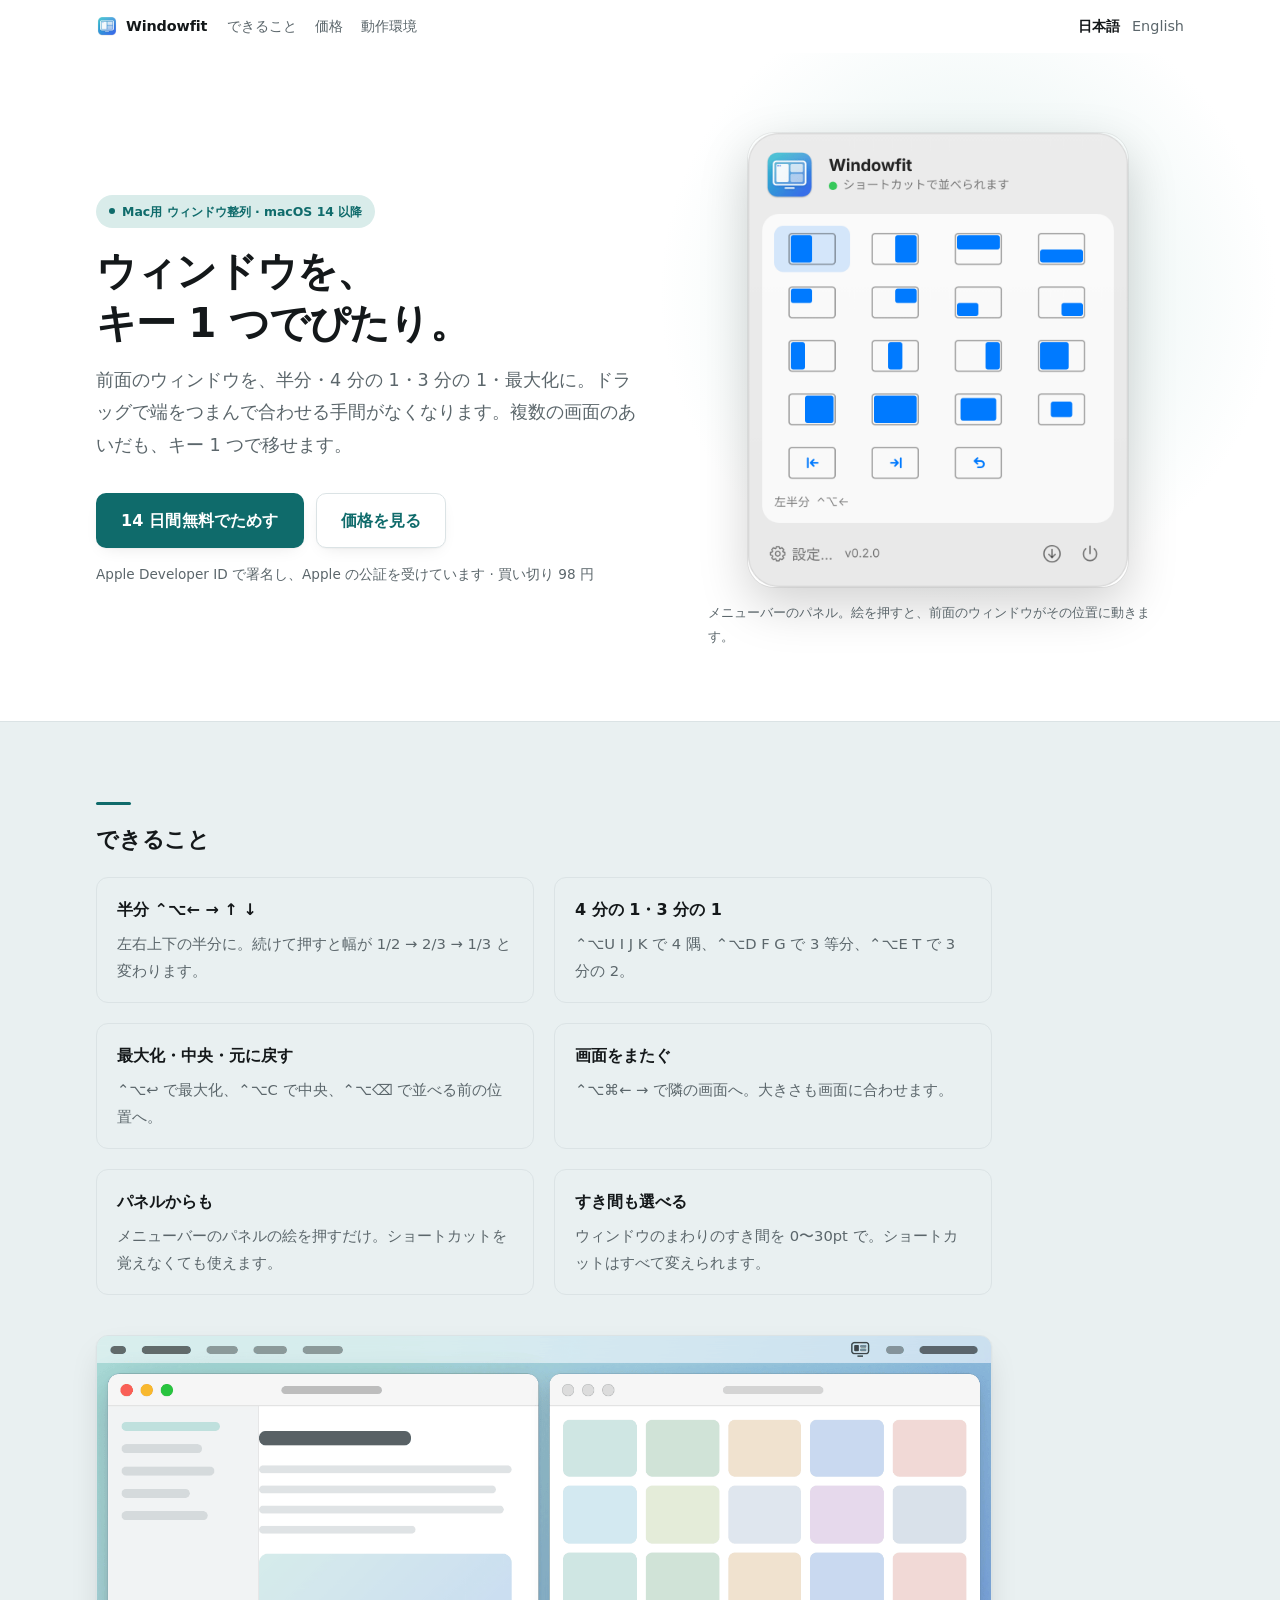
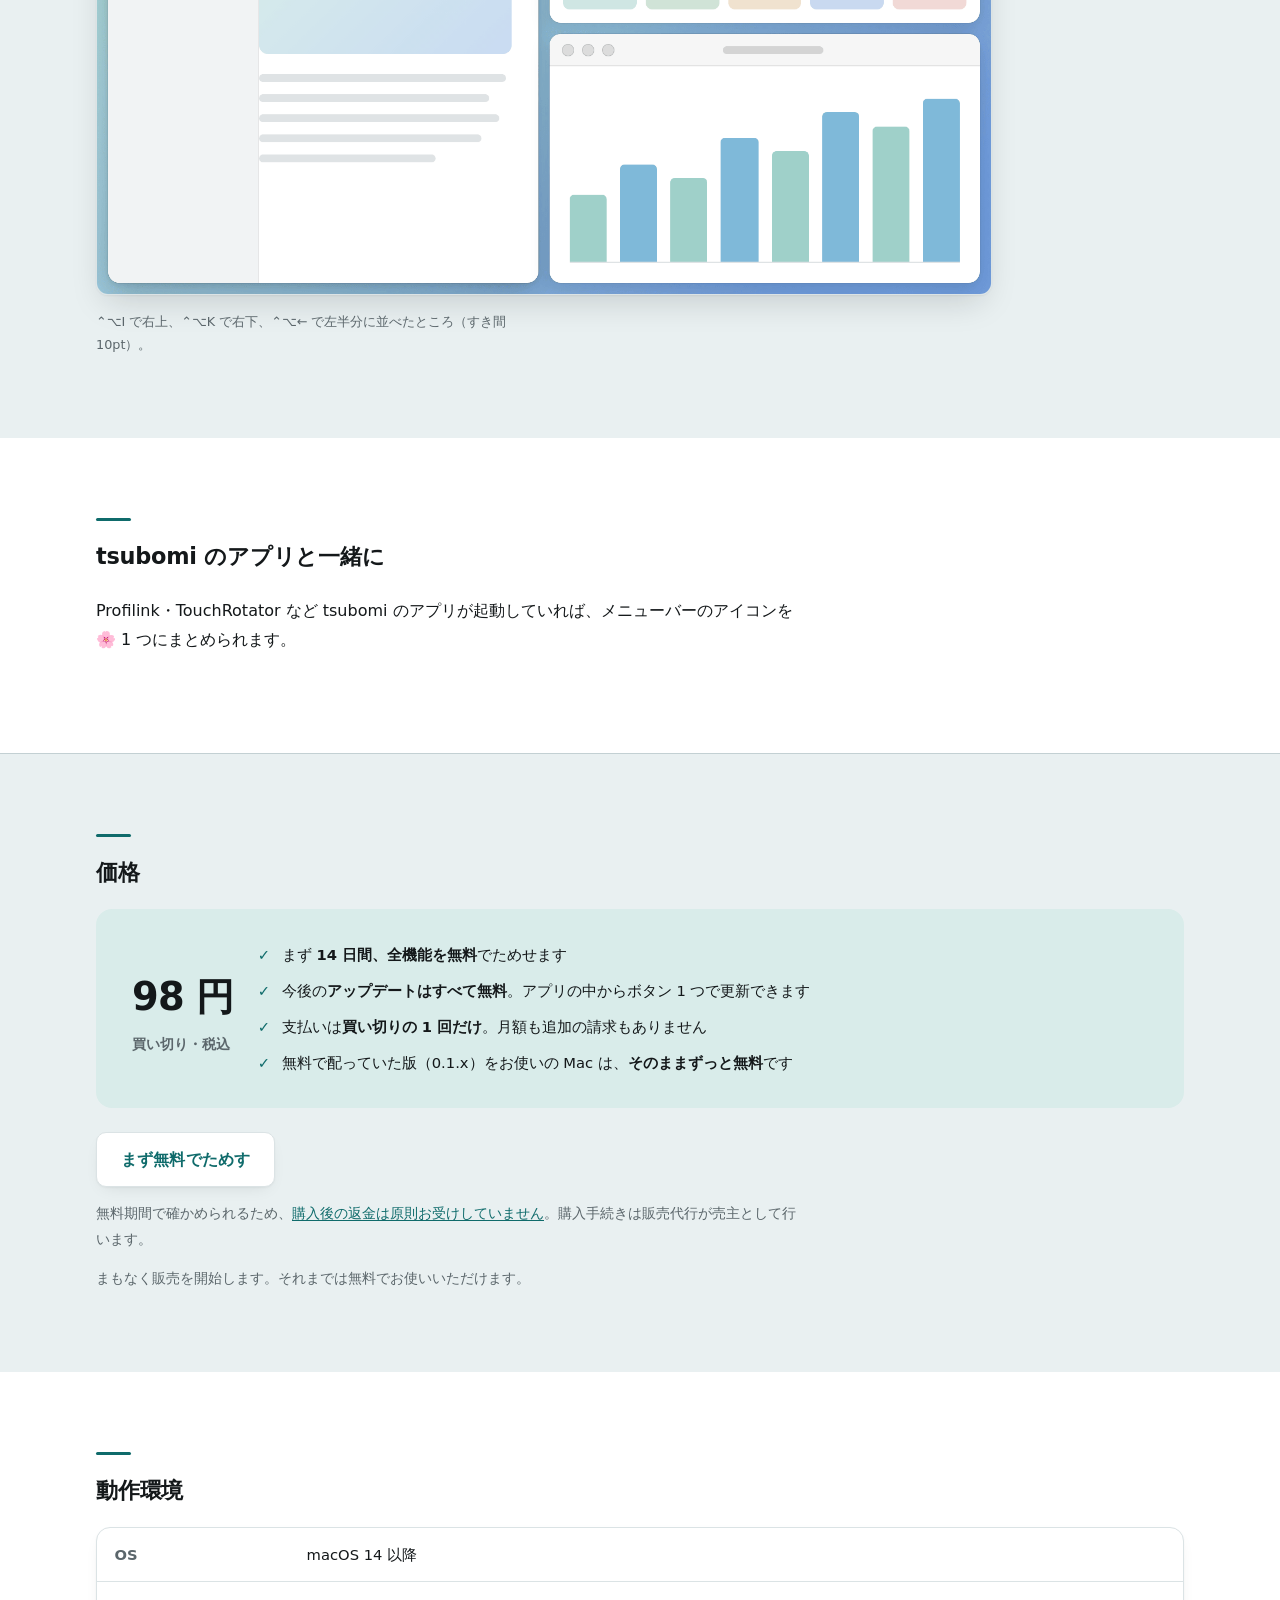
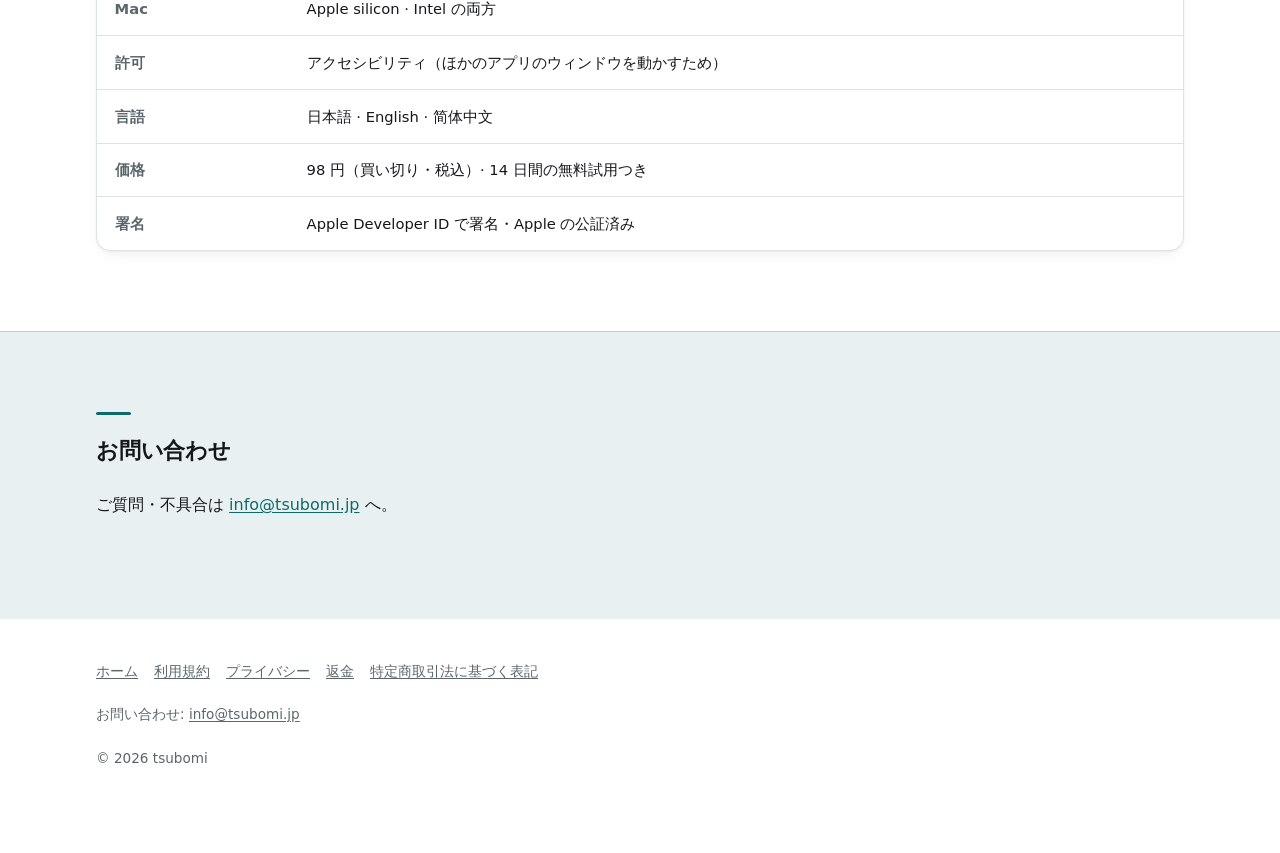
<file: docs/index.html>
<!DOCTYPE html>
<html lang="ja">
<head>
<meta charset="utf-8">
<meta name="viewport" content="width=device-width, initial-scale=1">
<title>Windowfit &mdash; Mac用 ウィンドウ整列</title>
<meta name="description" content="前面のウィンドウを、半分・4 分の 1・3 分の 1・最大化に。ドラッグで端をつまんで合わせる手間がなくなります。複数の画面のあいだも、キー 1 つで移せます。">
<meta property="og:type" content="website">
<meta property="og:url" content="https://windowfit.tsubomi.jp/">
<meta property="og:title" content="Windowfit — Mac用 ウィンドウ整列">
<meta property="og:description" content="前面のウィンドウを、半分・4 分の 1・3 分の 1・最大化に。ドラッグで端をつまんで合わせる手間がなくなります。複数の画面のあいだも、キー 1 つで移せます。">
<meta property="og:image" content="https://windowfit.tsubomi.jp/og-image.png">
<meta property="og:image:width" content="1200">
<meta property="og:image:height" content="630">
<meta name="twitter:card" content="summary_large_image">
<link rel="alternate" hreflang="en" href="https://windowfit.tsubomi.jp/en/">
<link rel="stylesheet" href="style.css">
<link rel="icon" href="appicon.png">
</head>
<body>
<header class="top"><div class="wrap">
  <a class="brand" href="index.html"><img src="appicon.png" alt="" width="22" height="22">Windowfit</a>
  <nav class="links"><a href="#features">できること</a><a href="#price">価格</a><a href="#specs">動作環境</a></nav>
  <nav class="langs"><a href="index.html" aria-current="true">日本語</a><a href="en/index.html">English</a></nav>
</div></header>

<div class="hero"><div class="wrap">
  <div>
    <p class="eyebrow"><i></i>Mac用 ウィンドウ整列 &middot; macOS 14 以降</p>
    <h1>ウィンドウを、<br>キー 1 つでぴたり。</h1>
    <p class="tagline">前面のウィンドウを、半分・4 分の 1・3 分の 1・最大化に。ドラッグで端をつまんで合わせる手間がなくなります。複数の画面のあいだも、キー 1 つで移せます。</p>
    <div class="cta">
      <a class="button" href="https://github.com/tsubomi-devs/windowfit-releases/releases/latest">14 日間無料でためす</a>
      <a class="button ghost" href="#price">価格を見る</a>
    </div>
    <p class="note">Apple Developer ID で署名し、Apple の公証を受けています &middot; 買い切り 98 円</p>
  </div>
  <figure class="shot-figure">
    <img class="shot menu-panel" src="panel.png" alt="Windowfit のメニューバーのパネル。半分・4 分の 1・3 分の 1・最大化・中央・画面の移動・元に戻すが、小さな絵のボタンで並んでいる" width="320" height="382">
    <figcaption>メニューバーのパネル。絵を押すと、前面のウィンドウがその位置に動きます。</figcaption>
  </figure>
</div></div>

<section id="features"><div class="wrap">
  <h2>できること</h2>
  <div class="features">
    <div class="feature reveal">
      <h3>半分 ⌃⌥← → ↑ ↓</h3>
      <p>左右上下の半分に。続けて押すと幅が 1/2 → 2/3 → 1/3 と変わります。</p>
    </div>
    <div class="feature reveal">
      <h3>4 分の 1・3 分の 1</h3>
      <p>⌃⌥U I J K で 4 隅、⌃⌥D F G で 3 等分、⌃⌥E T で 3 分の 2。</p>
    </div>
    <div class="feature reveal">
      <h3>最大化・中央・元に戻す</h3>
      <p>⌃⌥↩ で最大化、⌃⌥C で中央、⌃⌥⌫ で並べる前の位置へ。</p>
    </div>
    <div class="feature reveal">
      <h3>画面をまたぐ</h3>
      <p>⌃⌥⌘← → で隣の画面へ。大きさも画面に合わせます。</p>
    </div>
    <div class="feature reveal">
      <h3>パネルからも</h3>
      <p>メニューバーのパネルの絵を押すだけ。ショートカットを覚えなくても使えます。</p>
    </div>
    <div class="feature reveal">
      <h3>すき間も選べる</h3>
      <p>ウィンドウのまわりのすき間を 0〜30pt で。ショートカットはすべて変えられます。</p>
    </div>
  </div>
  <figure class="shot-figure layout-figure reveal">
    <img class="shot layout" src="layout.png" alt="3 つのウィンドウが、左半分・右上・右下にすき間をそろえて並んだデスクトップの図" width="800" height="500" loading="lazy">
    <figcaption>⌃⌥I で右上、⌃⌥K で右下、⌃⌥← で左半分に並べたところ（すき間 10pt）。</figcaption>
  </figure>
</div></section>

<section><div class="wrap">
  <h2>tsubomi のアプリと一緒に</h2>
  <p>Profilink・TouchRotator など tsubomi のアプリが起動していれば、メニューバーのアイコンを 🌸 1 つにまとめられます。</p>
</div></section>

<section id="price"><div class="wrap">
  <h2>価格</h2>
  <div class="price reveal">
    <p class="amount">98 円 <small>買い切り・税込</small></p>
    <ul class="price-list">
      <li>まず <strong>14 日間、全機能を無料</strong>でためせます</li>
      <li>今後の<strong>アップデートはすべて無料</strong>。アプリの中からボタン 1 つで更新できます</li>
      <li>支払いは<strong>買い切りの 1 回だけ</strong>。月額も追加の請求もありません</li>
      <li>無料で配っていた版（0.1.x）をお使いの Mac は、<strong>そのままずっと無料</strong>です</li>
    </ul>
  </div>
  <div class="cta" style="margin-top:1.5rem">
    <button class="button" data-buy hidden>98 円で購入する</button>
    <a class="button ghost" href="https://github.com/tsubomi-devs/windowfit-releases/releases/latest">まず無料でためす</a>
  </div>
  <p class="note">無料期間で確かめられるため、<a href="refund.html">購入後の返金は原則お受けしていません</a>。購入手続きは販売代行が売主として行います。</p>
  <p class="note" data-not-yet>まもなく販売を開始します。それまでは無料でお使いいただけます。</p>
</div></section>

<section id="specs"><div class="wrap">
  <h2>動作環境</h2>
  <div class="scroller reveal"><table>
    <tr><th>OS</th><td>macOS 14 以降</td></tr>
    <tr><th>Mac</th><td>Apple silicon &middot; Intel の両方</td></tr>
    <tr><th>許可</th><td>アクセシビリティ（ほかのアプリのウィンドウを動かすため）</td></tr>
    <tr><th>言語</th><td>日本語 &middot; English &middot; 简体中文</td></tr>
    <tr><th>価格</th><td>98 円（買い切り・税込）&middot; 14 日間の無料試用つき</td></tr>
    <tr><th>署名</th><td>Apple Developer ID で署名・Apple の公証済み</td></tr>
  </table></div>
</div></section>

<section><div class="wrap">
  <h2>お問い合わせ</h2>
  <p>ご質問・不具合は <a href="mailto:info@tsubomi.jp">info@tsubomi.jp</a> へ。</p>
</div></section>

<footer><div class="wrap">
  <nav><a href="index.html">ホーム</a><a href="terms.html">利用規約</a><a href="privacy.html">プライバシー</a><a href="refund.html">返金</a><a href="tokushoho.html">特定商取引法に基づく表記</a></nav>
  <p>お問い合わせ: <a href="mailto:info@tsubomi.jp">info@tsubomi.jp</a></p>
  <p>&copy; 2026 tsubomi</p>
</div></footer>
<script src="https://cdn.paddle.com/paddle/v2/paddle.js"></script>
<script src="buy.js"></script>
<script src="motion.js" defer></script>
</body>
</html>
</file>
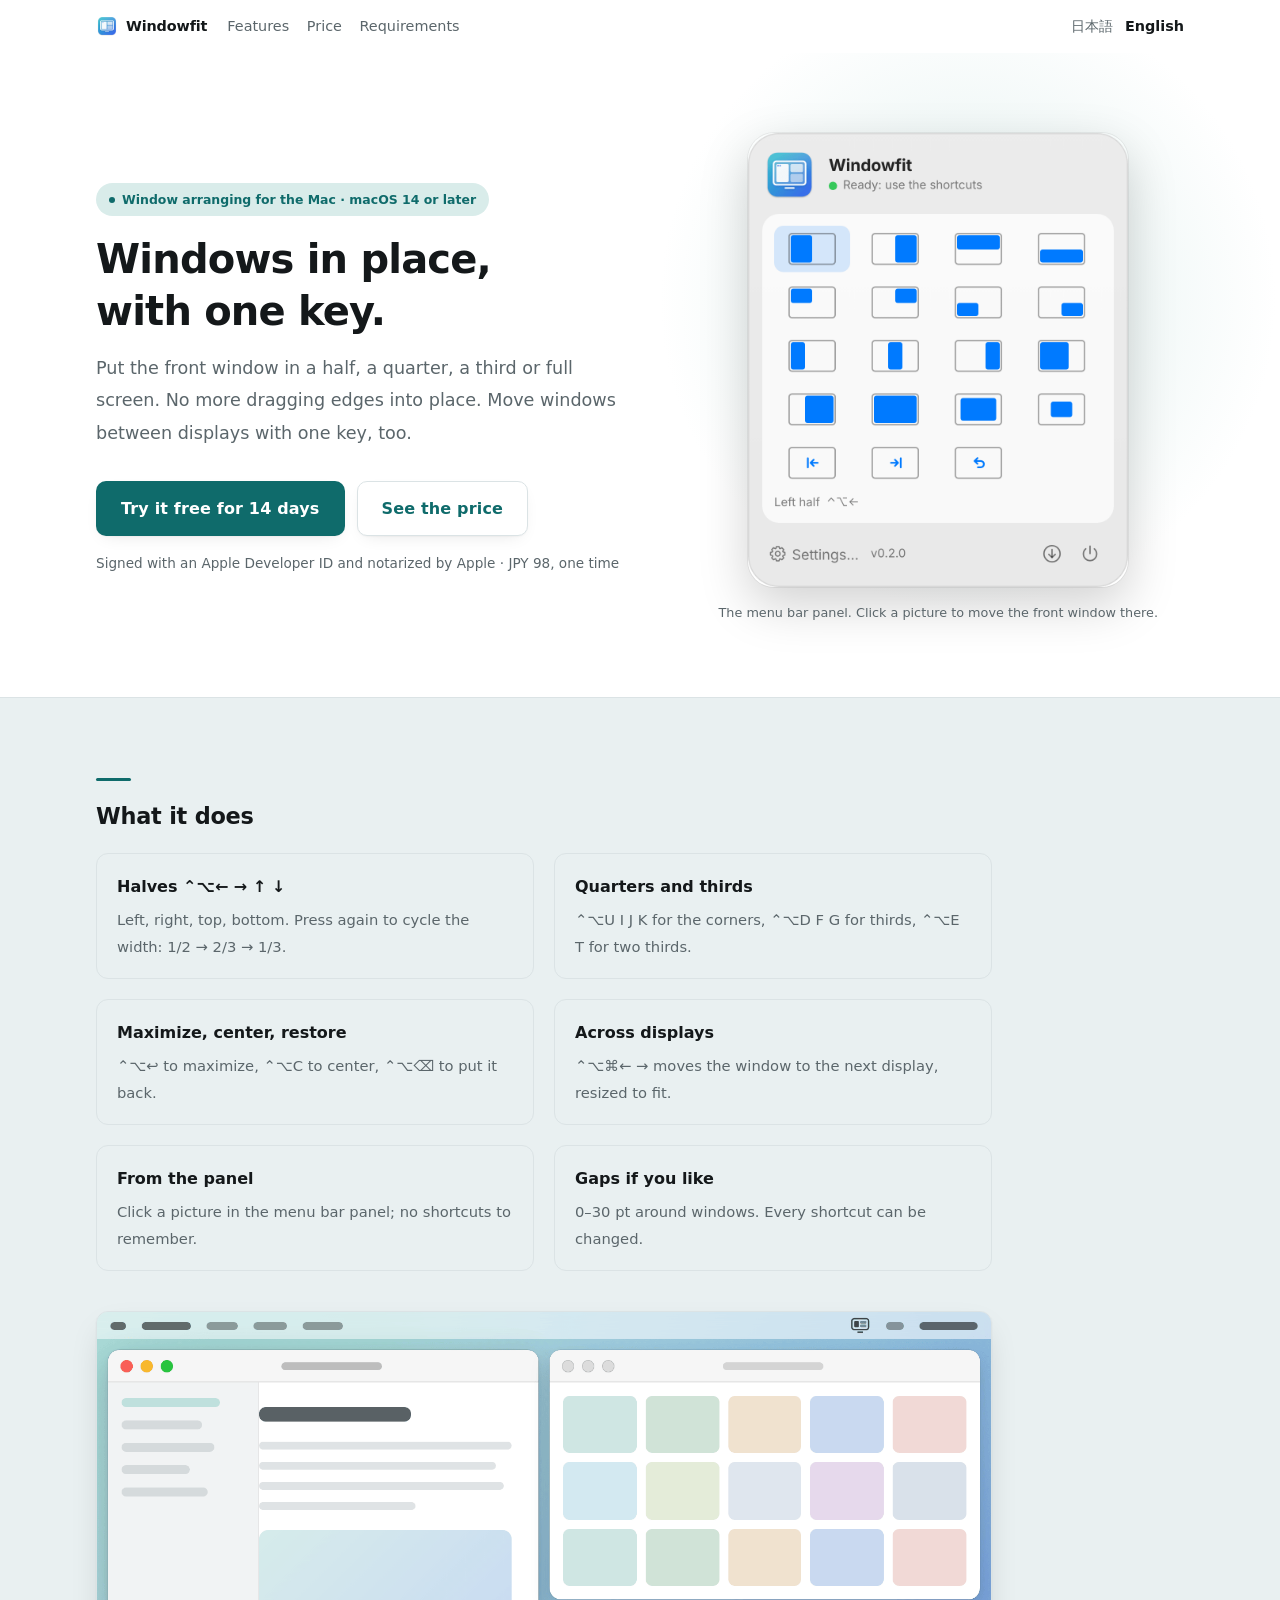
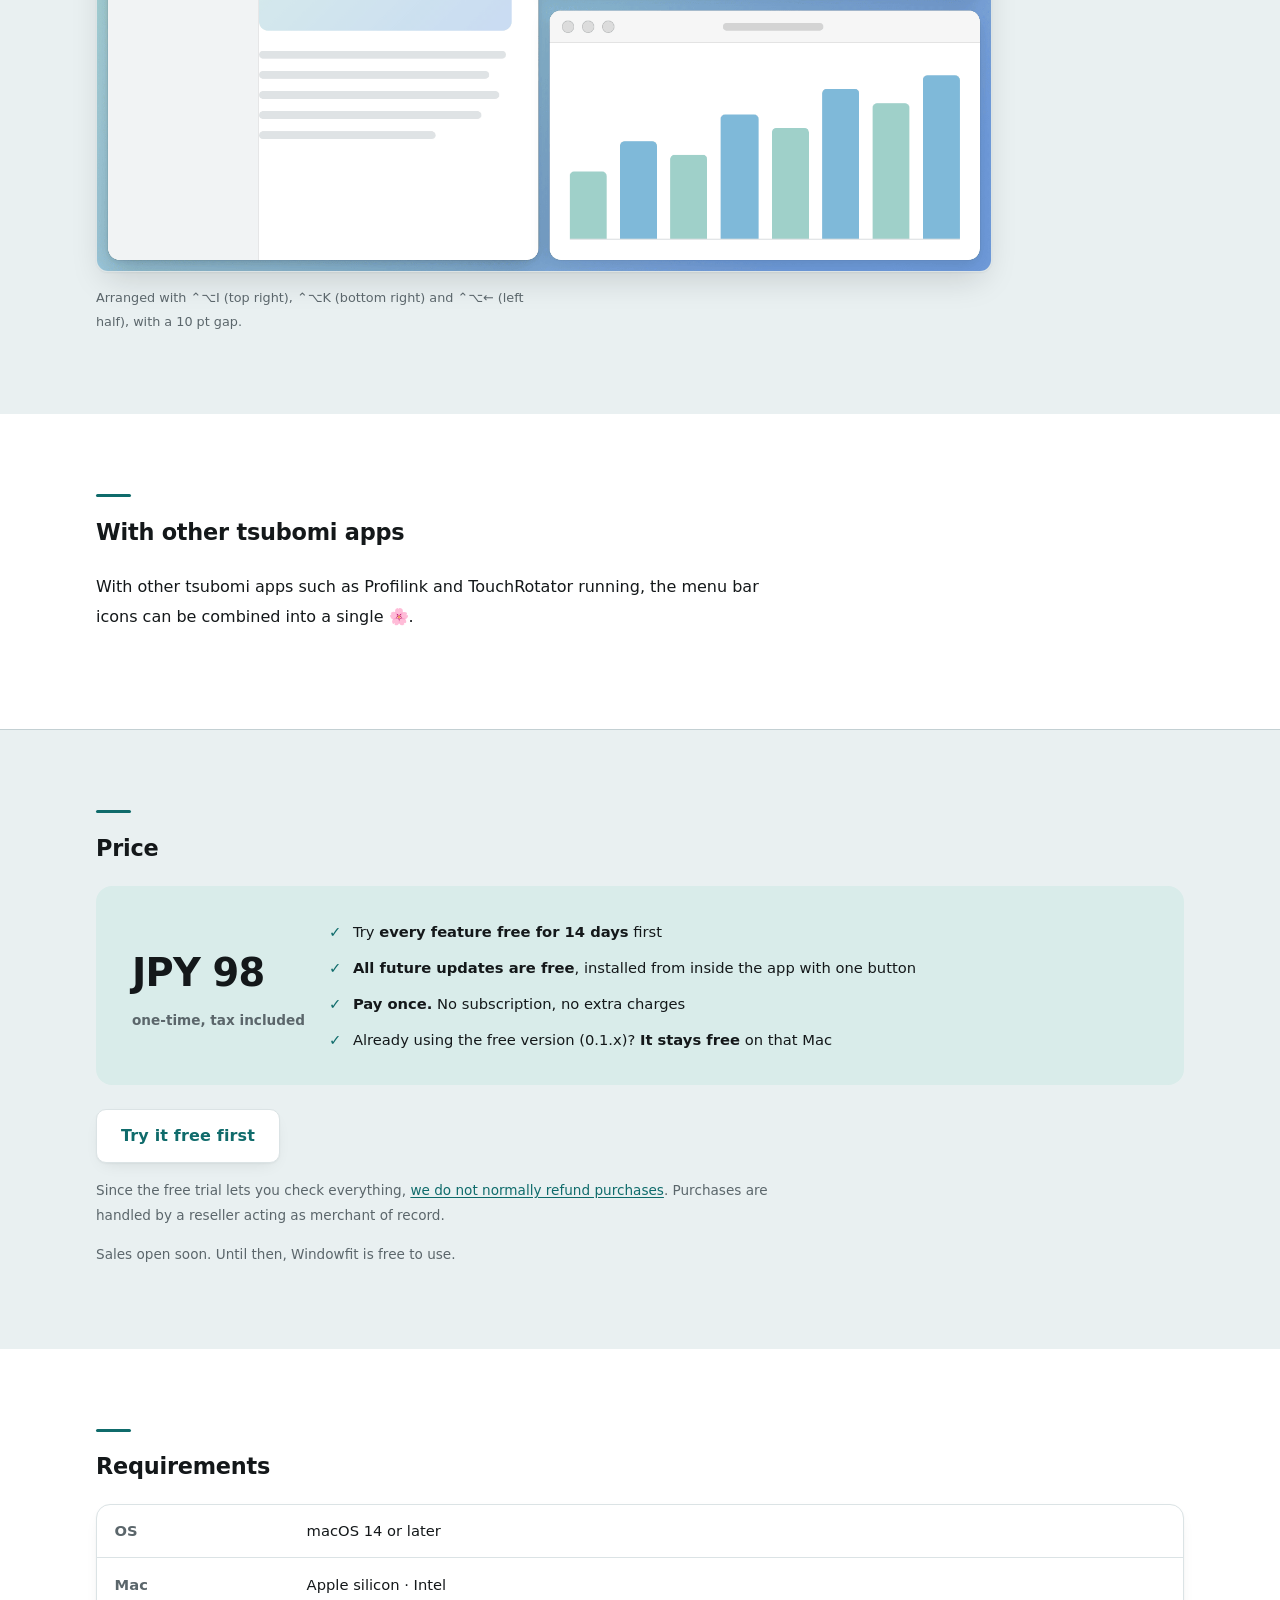
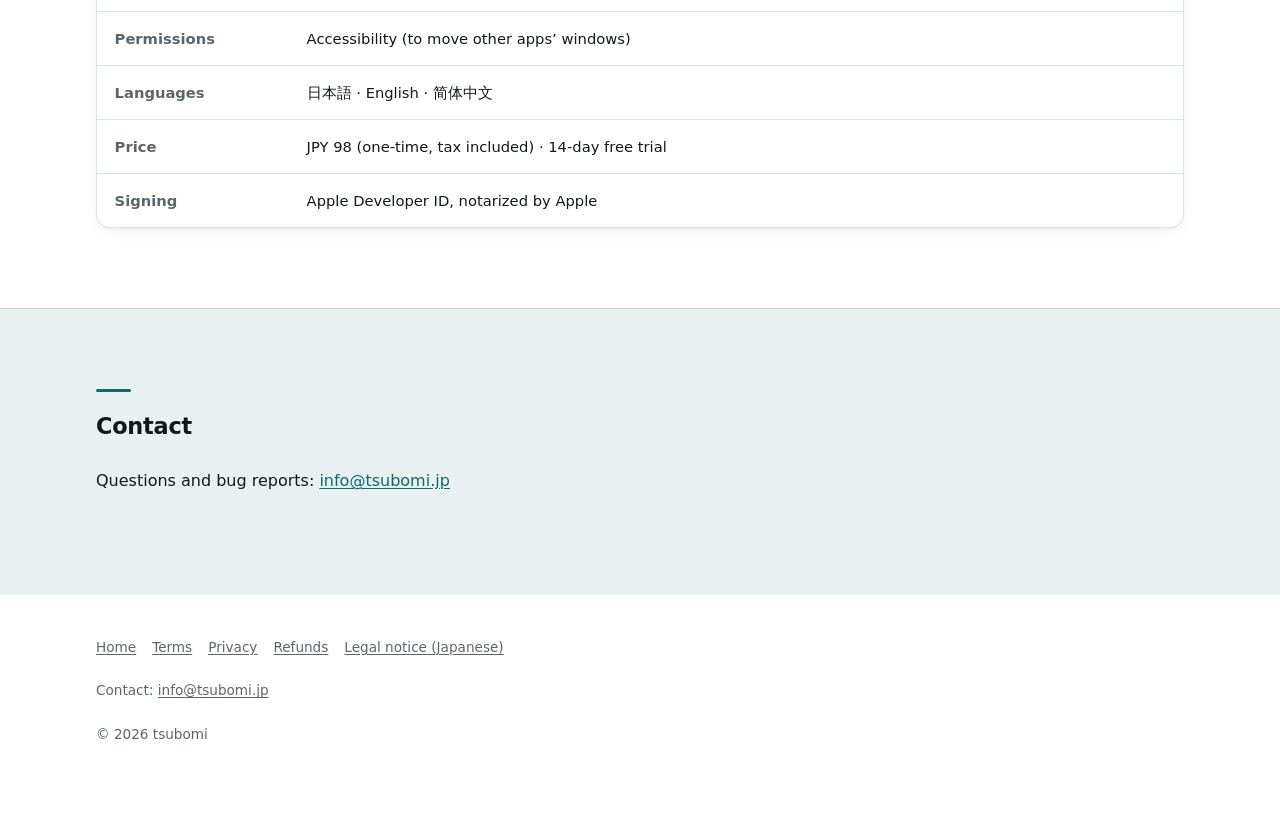
<file: docs/en/index.html>
<!DOCTYPE html>
<html lang="en">
<head>
<meta charset="utf-8">
<meta name="viewport" content="width=device-width, initial-scale=1">
<title>Windowfit &mdash; Window arranging for the Mac</title>
<meta name="description" content="Put the front window in a half, a quarter, a third or full screen. No more dragging edges into place. Move windows between displays with one key, too.">
<meta property="og:type" content="website">
<meta property="og:url" content="https://windowfit.tsubomi.jp/en/">
<meta property="og:title" content="Windowfit — Window arranging for the Mac">
<meta property="og:description" content="Put the front window in a half, a quarter, a third or full screen. No more dragging edges into place. Move windows between displays with one key, too.">
<meta property="og:image" content="https://windowfit.tsubomi.jp/en/og-image.png">
<meta property="og:image:width" content="1200">
<meta property="og:image:height" content="630">
<meta name="twitter:card" content="summary_large_image">
<link rel="alternate" hreflang="ja" href="https://windowfit.tsubomi.jp/">
<link rel="stylesheet" href="../style.css">
<link rel="icon" href="../appicon.png">
</head>
<body>
<header class="top"><div class="wrap">
  <a class="brand" href="index.html"><img src="../appicon.png" alt="" width="22" height="22">Windowfit</a>
  <nav class="links"><a href="#features">Features</a><a href="#price">Price</a><a href="#specs">Requirements</a></nav>
  <nav class="langs"><a href="../index.html">日本語</a><a href="../en/index.html" aria-current="true">English</a></nav>
</div></header>

<div class="hero"><div class="wrap">
  <div>
    <p class="eyebrow"><i></i>Window arranging for the Mac &middot; macOS 14 or later</p>
    <h1>Windows in place,<br>with one key.</h1>
    <p class="tagline">Put the front window in a half, a quarter, a third or full screen. No more dragging edges into place. Move windows between displays with one key, too.</p>
    <div class="cta">
      <a class="button" href="https://github.com/tsubomi-devs/windowfit-releases/releases/latest">Try it free for 14 days</a>
      <a class="button ghost" href="#price">See the price</a>
    </div>
    <p class="note">Signed with an Apple Developer ID and notarized by Apple &middot; JPY 98, one time</p>
  </div>
  <figure class="shot-figure">
    <img class="shot menu-panel" src="panel.png" alt="The Windowfit menu bar panel, with small picture buttons for halves, quarters, thirds, maximize, center, moving between displays and restore" width="320" height="382">
    <figcaption>The menu bar panel. Click a picture to move the front window there.</figcaption>
  </figure>
</div></div>

<section id="features"><div class="wrap">
  <h2>What it does</h2>
  <div class="features">
    <div class="feature reveal">
      <h3>Halves ⌃⌥← → ↑ ↓</h3>
      <p>Left, right, top, bottom. Press again to cycle the width: 1/2 → 2/3 → 1/3.</p>
    </div>
    <div class="feature reveal">
      <h3>Quarters and thirds</h3>
      <p>⌃⌥U I J K for the corners, ⌃⌥D F G for thirds, ⌃⌥E T for two thirds.</p>
    </div>
    <div class="feature reveal">
      <h3>Maximize, center, restore</h3>
      <p>⌃⌥↩ to maximize, ⌃⌥C to center, ⌃⌥⌫ to put it back.</p>
    </div>
    <div class="feature reveal">
      <h3>Across displays</h3>
      <p>⌃⌥⌘← → moves the window to the next display, resized to fit.</p>
    </div>
    <div class="feature reveal">
      <h3>From the panel</h3>
      <p>Click a picture in the menu bar panel; no shortcuts to remember.</p>
    </div>
    <div class="feature reveal">
      <h3>Gaps if you like</h3>
      <p>0–30 pt around windows. Every shortcut can be changed.</p>
    </div>
  </div>
  <figure class="shot-figure layout-figure reveal">
    <img class="shot layout" src="../layout.png" alt="A desktop with three windows arranged in the left half, top right and bottom right, with even gaps between them" width="800" height="500" loading="lazy">
    <figcaption>Arranged with ⌃⌥I (top right), ⌃⌥K (bottom right) and ⌃⌥← (left half), with a 10 pt gap.</figcaption>
  </figure>
</div></section>

<section><div class="wrap">
  <h2>With other tsubomi apps</h2>
  <p>With other tsubomi apps such as Profilink and TouchRotator running, the menu bar icons can be combined into a single 🌸.</p>
</div></section>

<section id="price"><div class="wrap">
  <h2>Price</h2>
  <div class="price reveal">
    <p class="amount">JPY 98 <small>one-time, tax included</small></p>
    <ul class="price-list">
      <li>Try <strong>every feature free for 14 days</strong> first</li>
      <li><strong>All future updates are free</strong>, installed from inside the app with one button</li>
      <li><strong>Pay once.</strong> No subscription, no extra charges</li>
      <li>Already using the free version (0.1.x)? <strong>It stays free</strong> on that Mac</li>
    </ul>
  </div>
  <div class="cta" style="margin-top:1.5rem">
    <button class="button" data-buy hidden>Buy for JPY 98</button>
    <a class="button ghost" href="https://github.com/tsubomi-devs/windowfit-releases/releases/latest">Try it free first</a>
  </div>
  <p class="note">Since the free trial lets you check everything, <a href="refund.html">we do not normally refund purchases</a>. Purchases are handled by a reseller acting as merchant of record.</p>
  <p class="note" data-not-yet>Sales open soon. Until then, Windowfit is free to use.</p>
</div></section>

<section id="specs"><div class="wrap">
  <h2>Requirements</h2>
  <div class="scroller reveal"><table>
    <tr><th>OS</th><td>macOS 14 or later</td></tr>
    <tr><th>Mac</th><td>Apple silicon &middot; Intel</td></tr>
    <tr><th>Permissions</th><td>Accessibility (to move other apps’ windows)</td></tr>
    <tr><th>Languages</th><td>日本語 &middot; English &middot; 简体中文</td></tr>
    <tr><th>Price</th><td>JPY 98 (one-time, tax included) &middot; 14-day free trial</td></tr>
    <tr><th>Signing</th><td>Apple Developer ID, notarized by Apple</td></tr>
  </table></div>
</div></section>

<section><div class="wrap">
  <h2>Contact</h2>
  <p>Questions and bug reports: <a href="mailto:info@tsubomi.jp">info@tsubomi.jp</a></p>
</div></section>

<footer><div class="wrap">
  <nav><a href="index.html">Home</a><a href="terms.html">Terms</a><a href="privacy.html">Privacy</a><a href="refund.html">Refunds</a><a href="../tokushoho.html">Legal notice (Japanese)</a></nav>
  <p>Contact: <a href="mailto:info@tsubomi.jp">info@tsubomi.jp</a></p>
  <p>&copy; 2026 tsubomi</p>
</div></footer>
<script src="https://cdn.paddle.com/paddle/v2/paddle.js"></script>
<script src="../buy.js"></script>
<script src="../motion.js" defer></script>
</body>
</html>
</file>
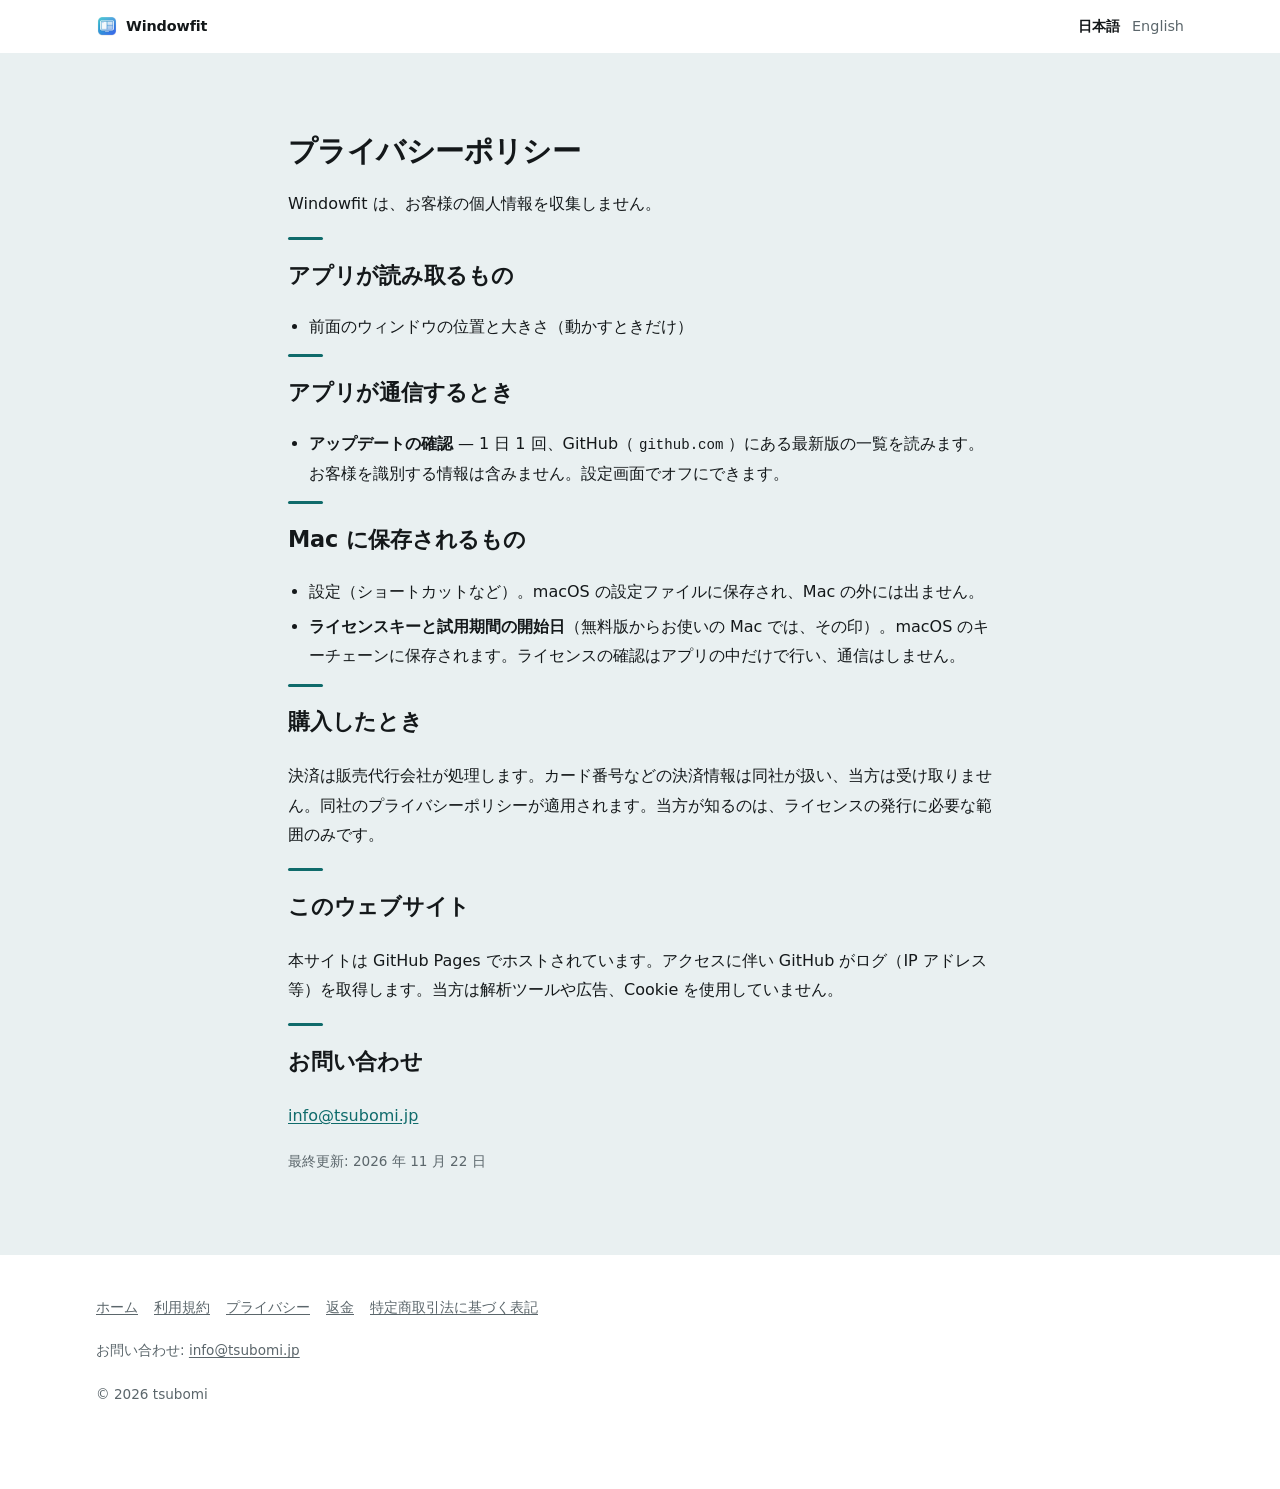
<file: docs/privacy.html>
<!DOCTYPE html>
<html lang="ja">
<head>
<meta charset="utf-8">
<meta name="viewport" content="width=device-width, initial-scale=1">
<title>プライバシーポリシー &mdash; Windowfit</title>
<link rel="stylesheet" href="style.css">
</head>
<body>
<header class="top"><div class="wrap">
  <a class="brand" href="index.html"><img src="appicon.png" alt="" width="22" height="22">Windowfit</a>
  <nav class="langs"><a href="privacy.html" aria-current="true">日本語</a><a href="en/privacy.html">English</a></nav>
</div></header>
<section><div class="wrap"><article><h1 style="font-size:1.8rem">プライバシーポリシー</h1>
<p>Windowfit は、お客様の個人情報を収集しません。</p>
<h2>アプリが読み取るもの</h2>
<ul><li>前面のウィンドウの位置と大きさ（動かすときだけ）</li></ul>
<h2>アプリが通信するとき</h2>
<ul><li><strong>アップデートの確認</strong> — 1 日 1 回、GitHub（<code>github.com</code>）にある最新版の一覧を読みます。お客様を識別する情報は含みません。設定画面でオフにできます。</li></ul>
<h2>Mac に保存されるもの</h2>
<ul>
  <li>設定（ショートカットなど）。macOS の設定ファイルに保存され、Mac の外には出ません。</li>
  <li><strong>ライセンスキーと試用期間の開始日</strong>（無料版からお使いの Mac では、その印）。macOS のキーチェーンに保存されます。ライセンスの確認はアプリの中だけで行い、通信はしません。</li>
</ul>
<h2>購入したとき</h2>
<p>決済は販売代行会社が処理します。カード番号などの決済情報は同社が扱い、当方は受け取りません。同社のプライバシーポリシーが適用されます。当方が知るのは、ライセンスの発行に必要な範囲のみです。</p>
<h2>このウェブサイト</h2>
<p>本サイトは GitHub Pages でホストされています。アクセスに伴い GitHub がログ（IP アドレス等）を取得します。当方は解析ツールや広告、Cookie を使用していません。</p>
<h2>お問い合わせ</h2>
<p><a href="mailto:info@tsubomi.jp">info@tsubomi.jp</a></p>
<p class="note">最終更新: 2026 年 11 月 22 日</p>
</article></div></section>
<footer><div class="wrap">
  <nav><a href="index.html">ホーム</a><a href="terms.html">利用規約</a><a href="privacy.html">プライバシー</a><a href="refund.html">返金</a><a href="tokushoho.html">特定商取引法に基づく表記</a></nav>
  <p>お問い合わせ: <a href="mailto:info@tsubomi.jp">info@tsubomi.jp</a></p>
  <p>&copy; 2026 tsubomi</p>
</div></footer>
</body>
</html>
</file>
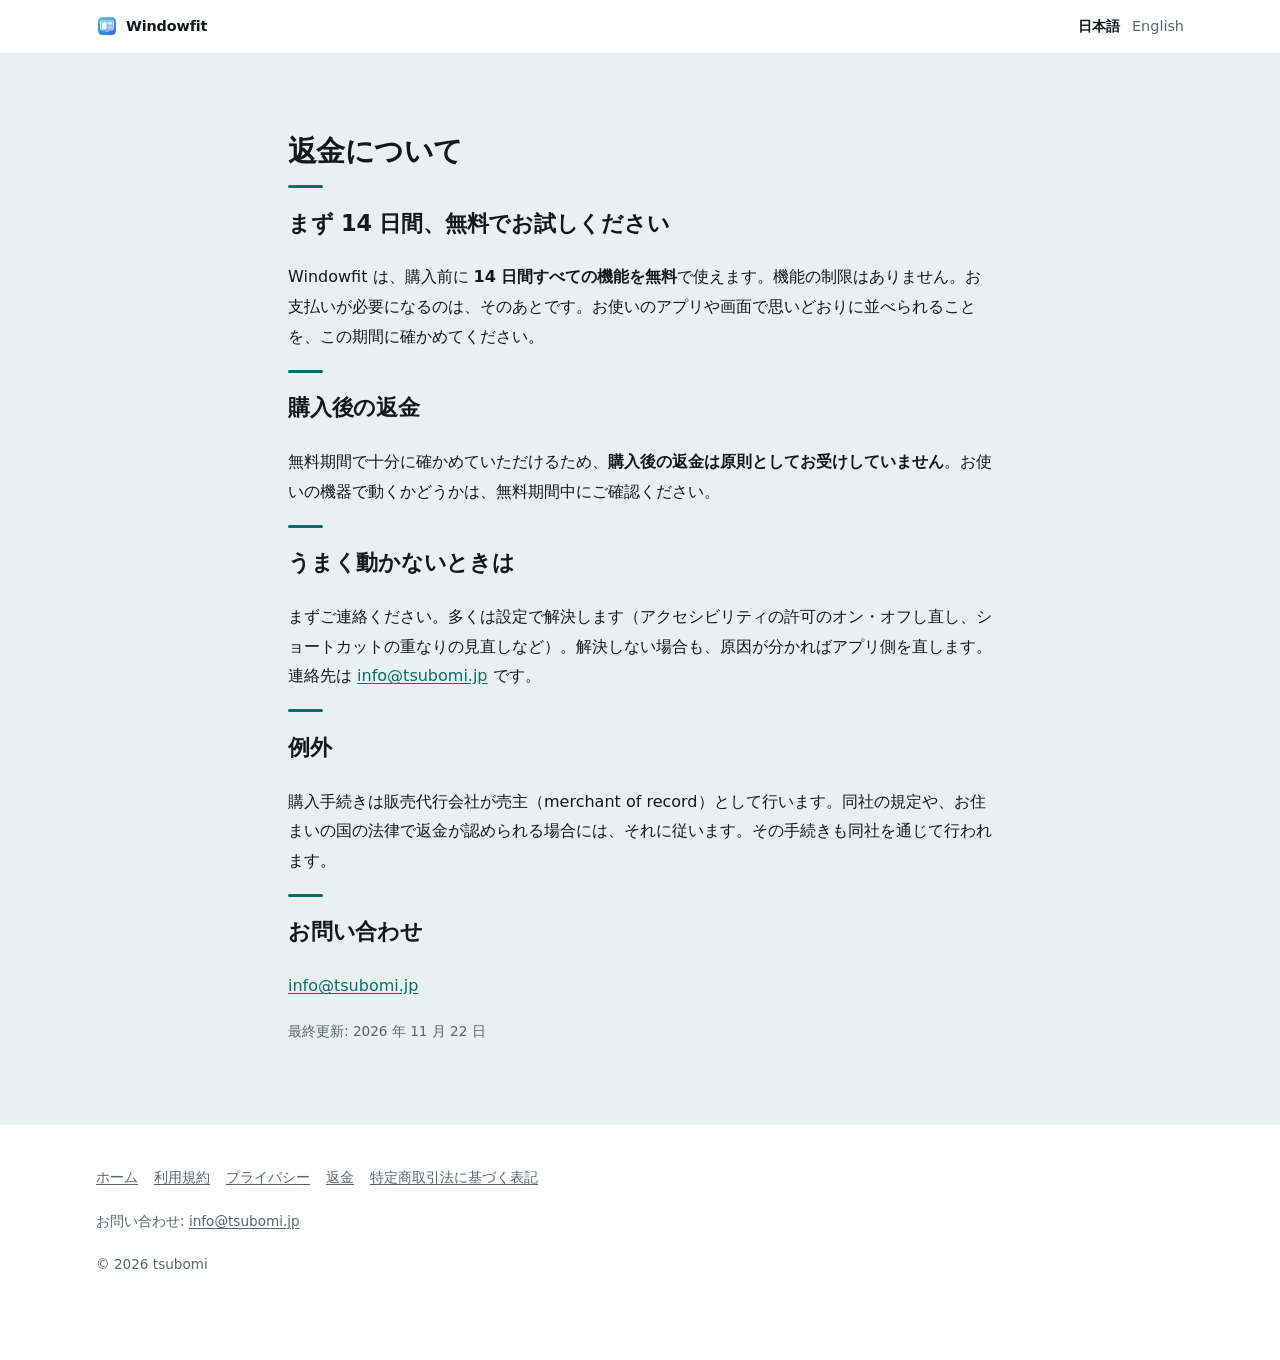
<file: docs/refund.html>
<!DOCTYPE html>
<html lang="ja">
<head>
<meta charset="utf-8">
<meta name="viewport" content="width=device-width, initial-scale=1">
<title>返金について &mdash; Windowfit</title>
<link rel="stylesheet" href="style.css">
</head>
<body>
<header class="top"><div class="wrap">
  <a class="brand" href="index.html"><img src="appicon.png" alt="" width="22" height="22">Windowfit</a>
  <nav class="langs"><a href="refund.html" aria-current="true">日本語</a><a href="en/refund.html">English</a></nav>
</div></header>
<section><div class="wrap"><article><h1 style="font-size:1.8rem">返金について</h1>
<h2>まず 14 日間、無料でお試しください</h2>
<p>Windowfit は、購入前に <strong>14 日間すべての機能を無料</strong>で使えます。機能の制限はありません。お支払いが必要になるのは、そのあとです。お使いのアプリや画面で思いどおりに並べられることを、この期間に確かめてください。</p>

<h2>購入後の返金</h2>
<p>無料期間で十分に確かめていただけるため、<strong>購入後の返金は原則としてお受けしていません</strong>。お使いの機器で動くかどうかは、無料期間中にご確認ください。</p>

<h2>うまく動かないときは</h2>
<p>まずご連絡ください。多くは設定で解決します（アクセシビリティの許可のオン・オフし直し、ショートカットの重なりの見直しなど）。解決しない場合も、原因が分かればアプリ側を直します。連絡先は <a href="mailto:info@tsubomi.jp">info@tsubomi.jp</a> です。</p>

<h2>例外</h2>
<p>購入手続きは販売代行会社が売主（merchant of record）として行います。同社の規定や、お住まいの国の法律で返金が認められる場合には、それに従います。その手続きも同社を通じて行われます。</p>

<h2>お問い合わせ</h2>
<p><a href="mailto:info@tsubomi.jp">info@tsubomi.jp</a></p>

<p class="note">最終更新: 2026 年 11 月 22 日</p>
</article></div></section>
<footer><div class="wrap">
  <nav><a href="index.html">ホーム</a><a href="terms.html">利用規約</a><a href="privacy.html">プライバシー</a><a href="refund.html">返金</a><a href="tokushoho.html">特定商取引法に基づく表記</a></nav>
  <p>お問い合わせ: <a href="mailto:info@tsubomi.jp">info@tsubomi.jp</a></p>
  <p>&copy; 2026 tsubomi</p>
</div></footer>
</body>
</html>
</file>
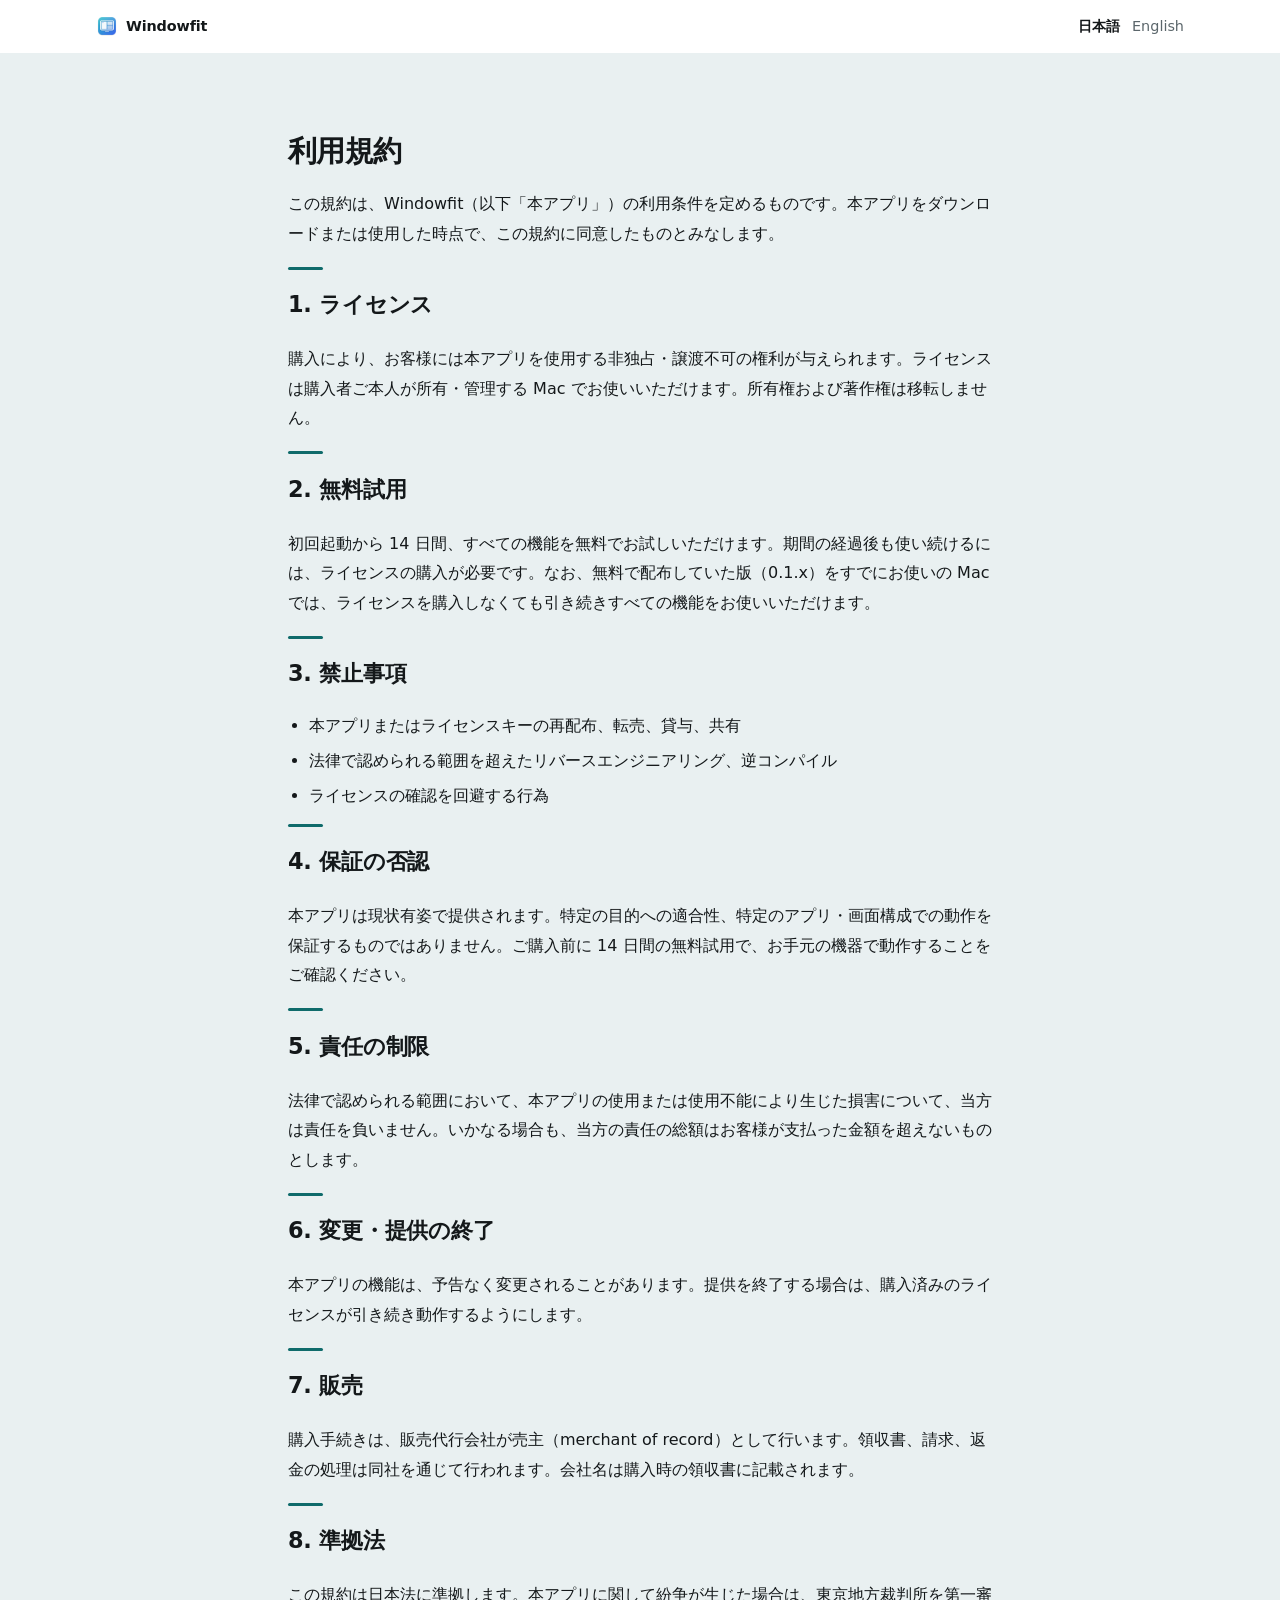
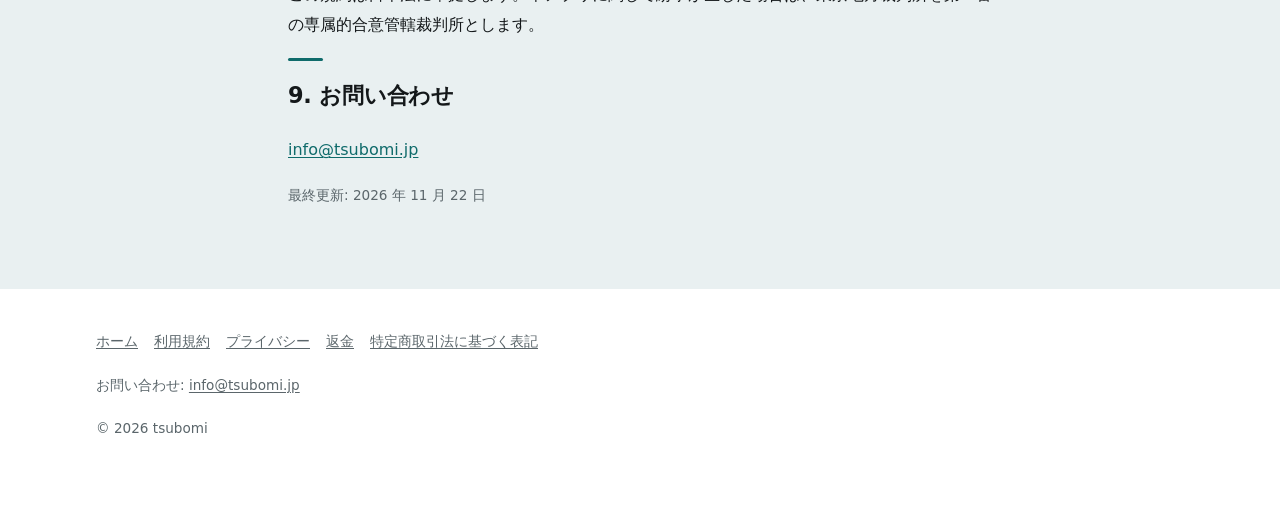
<file: docs/terms.html>
<!DOCTYPE html>
<html lang="ja">
<head>
<meta charset="utf-8">
<meta name="viewport" content="width=device-width, initial-scale=1">
<title>利用規約 &mdash; Windowfit</title>
<link rel="stylesheet" href="style.css">
</head>
<body>
<header class="top"><div class="wrap">
  <a class="brand" href="index.html"><img src="appicon.png" alt="" width="22" height="22">Windowfit</a>
  <nav class="langs"><a href="terms.html" aria-current="true">日本語</a><a href="en/terms.html">English</a></nav>
</div></header>
<section><div class="wrap"><article><h1 style="font-size:1.8rem">利用規約</h1>
<p>この規約は、Windowfit（以下「本アプリ」）の利用条件を定めるものです。本アプリをダウンロードまたは使用した時点で、この規約に同意したものとみなします。</p>

<h2>1. ライセンス</h2>
<p>購入により、お客様には本アプリを使用する非独占・譲渡不可の権利が与えられます。ライセンスは購入者ご本人が所有・管理する Mac でお使いいただけます。所有権および著作権は移転しません。</p>

<h2>2. 無料試用</h2>
<p>初回起動から 14 日間、すべての機能を無料でお試しいただけます。期間の経過後も使い続けるには、ライセンスの購入が必要です。なお、無料で配布していた版（0.1.x）をすでにお使いの Mac では、ライセンスを購入しなくても引き続きすべての機能をお使いいただけます。</p>

<h2>3. 禁止事項</h2>
<ul>
  <li>本アプリまたはライセンスキーの再配布、転売、貸与、共有</li>
  <li>法律で認められる範囲を超えたリバースエンジニアリング、逆コンパイル</li>
  <li>ライセンスの確認を回避する行為</li>
</ul>

<h2>4. 保証の否認</h2>
<p>本アプリは現状有姿で提供されます。特定の目的への適合性、特定のアプリ・画面構成での動作を保証するものではありません。ご購入前に 14 日間の無料試用で、お手元の機器で動作することをご確認ください。</p>

<h2>5. 責任の制限</h2>
<p>法律で認められる範囲において、本アプリの使用または使用不能により生じた損害について、当方は責任を負いません。いかなる場合も、当方の責任の総額はお客様が支払った金額を超えないものとします。</p>

<h2>6. 変更・提供の終了</h2>
<p>本アプリの機能は、予告なく変更されることがあります。提供を終了する場合は、購入済みのライセンスが引き続き動作するようにします。</p>

<h2>7. 販売</h2>
<p>購入手続きは、販売代行会社が売主（merchant of record）として行います。領収書、請求、返金の処理は同社を通じて行われます。会社名は購入時の領収書に記載されます。</p>

<h2>8. 準拠法</h2>
<p>この規約は日本法に準拠します。本アプリに関して紛争が生じた場合は、東京地方裁判所を第一審の専属的合意管轄裁判所とします。</p>

<h2>9. お問い合わせ</h2>
<p><a href="mailto:info@tsubomi.jp">info@tsubomi.jp</a></p>

<p class="note">最終更新: 2026 年 11 月 22 日</p>
</article></div></section>
<footer><div class="wrap">
  <nav><a href="index.html">ホーム</a><a href="terms.html">利用規約</a><a href="privacy.html">プライバシー</a><a href="refund.html">返金</a><a href="tokushoho.html">特定商取引法に基づく表記</a></nav>
  <p>お問い合わせ: <a href="mailto:info@tsubomi.jp">info@tsubomi.jp</a></p>
  <p>&copy; 2026 tsubomi</p>
</div></footer>
</body>
</html>
</file>
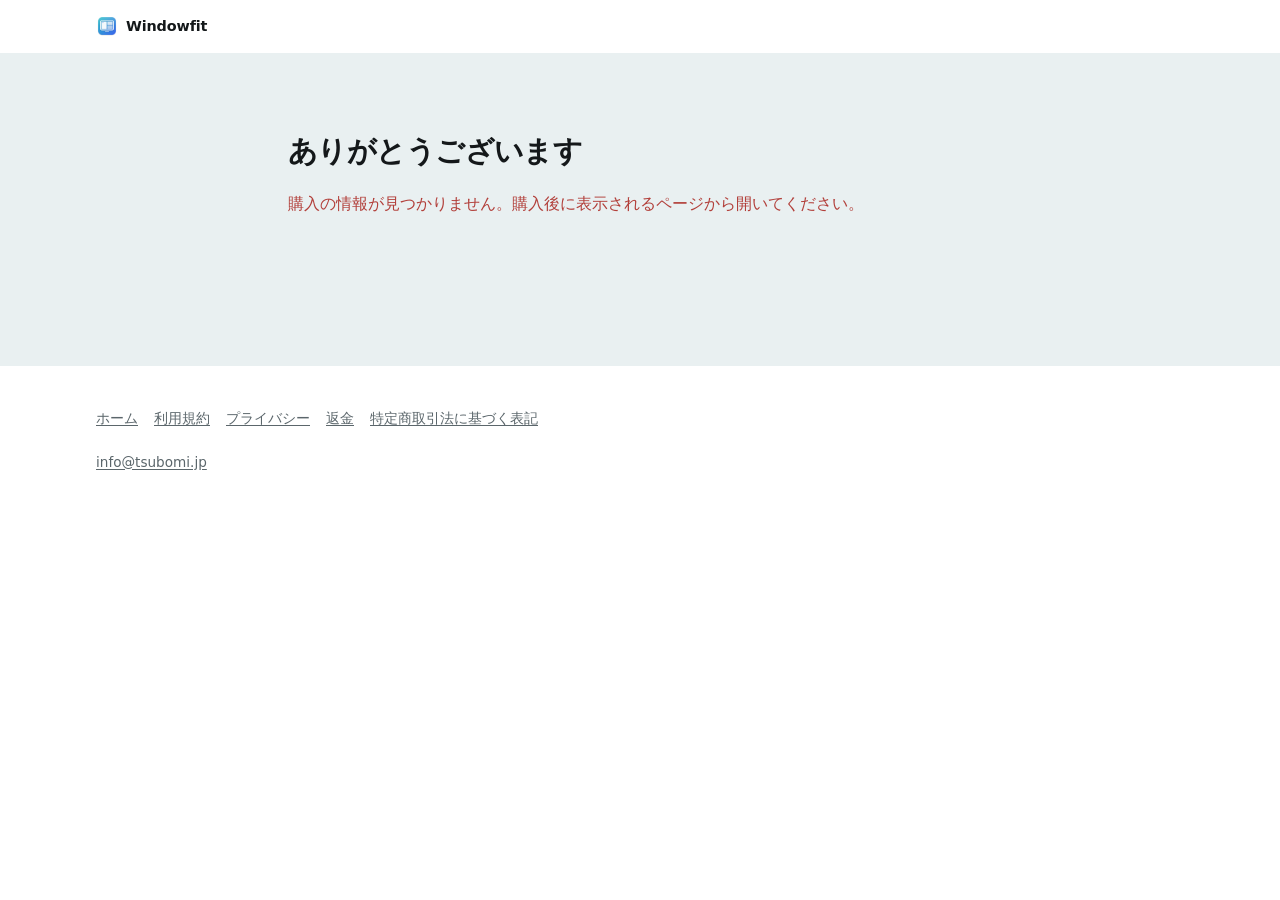
<file: docs/thanks.html>
<!DOCTYPE html>
<html lang="ja">
<head>
<meta charset="utf-8">
<meta name="viewport" content="width=device-width, initial-scale=1">
<meta name="robots" content="noindex">
<title>ライセンスキー &mdash; Windowfit</title>
<link rel="stylesheet" href="style.css">
<link rel="icon" href="appicon.png">
<style>
  .key {
    font-family: var(--mono); font-size: .95rem; word-break: break-all;
    background: var(--panel); border: 1px solid var(--rule); border-radius: 8px;
    padding: 1rem 1.1rem; margin: 1rem 0; line-height: 1.6;
  }
  .state { min-height: 6rem; }
  .bad { color: var(--warn); }
</style>
</head>
<body>
<header class="top"><div class="wrap">
  <a class="brand" href="index.html"><img src="appicon.png" alt="" width="22" height="22">Windowfit</a>
</div></header>

<section><div class="wrap"><article>
  <h1 style="font-size:1.8rem">ありがとうございます</h1>
  <div class="state" id="state"><p>ライセンスキーを用意しています…</p></div>
  <div id="next" hidden>
    <h2>入れ方</h2>
    <ol>
      <li>メニューバーの Windowfit のアイコンを押し、下の「設定…」を押す</li>
      <li>左の「情報」を開く</li>
      <li>「ライセンス」の欄に上のキーを貼り付けて「認証する」を押す</li>
    </ol>
    <p class="note">同じキーをメールでもお送りしています。このページを閉じても、メールから入れられます。届かないときは <a href="mailto:info@tsubomi.jp">info@tsubomi.jp</a> までご連絡ください。</p>
  </div>
</article></div></section>

<footer><div class="wrap">
  <nav><a href="index.html">ホーム</a><a href="terms.html">利用規約</a><a href="privacy.html">プライバシー</a><a href="refund.html">返金</a><a href="tokushoho.html">特定商取引法に基づく表記</a></nav>
  <p><a href="mailto:info@tsubomi.jp">info@tsubomi.jp</a></p>
</div></footer>

<script>
/**
 * いま支払いが終わった購入のライセンスキーを出す（TouchRotator の thanks.html と同じ作り）。
 *
 * このページ自身は何も知らない。Paddle の取引番号をキーを渡す仕組み（Cloudflare Worker）に
 * 渡し、そちらが Paddle に「本当に支払われたか」を確かめてからキーを返す。同じ取引番号には
 * 必ず同じキーが返るので、読み込み直しても、閉じて開き直しても安全。
 */
// キーを渡す仕組みの URL。Cloudflare に Worker を置いたら入れる。
// Cloudflare の Worker を「windowfit-keys」という名前で Windowfit と同じアカウントに置くと、
// この URL になる。名前やアカウントを変えたら、ここと en/thanks.html の 2 か所を直す。
const KEY_SERVICE = "https://tsubomi-keys.small-leaf-0ba1.workers.dev";
const MAIL = "info@tsubomi.jp";

const state = document.getElementById("state");

function say(text, bad) {
  state.innerHTML = "";
  const p = document.createElement("p");
  if (bad) p.className = "bad";
  p.textContent = text;
  state.appendChild(p);
}

function showKey(key) {
  state.innerHTML = "";
  const label = document.createElement("p");
  label.textContent = "あなたのライセンスキー：";
  const box = document.createElement("div");
  box.className = "key";
  box.textContent = key;
  state.append(label, box);
  document.getElementById("next").hidden = false;
}

async function run() {
  const id = new URLSearchParams(location.search).get("_ptxn");
  if (!id) return say("購入の情報が見つかりません。購入後に表示されるページから開いてください。", true);
  if (!KEY_SERVICE) return say("キーを取得できませんでした。" + MAIL + " までご連絡いただければ、すぐにお送りします。", true);
  try {
    const response = await fetch(`${KEY_SERVICE}?txn=${encodeURIComponent(id)}`);
    const answer = await response.json();
    if (response.status === 402) return say("この購入はまだ完了していません。支払いが終わってから、もう一度開いてください。", true);
    if (!response.ok || !answer.key) return say("キーを取得できませんでした。" + MAIL + " までご連絡いただければ、すぐにお送りします。", true);
    showKey(answer.key);
  } catch {
    say("キーを取得できませんでした。" + MAIL + " までご連絡いただければ、すぐにお送りします。", true);
  }
}

run();
</script>
</body>
</html>
</file>
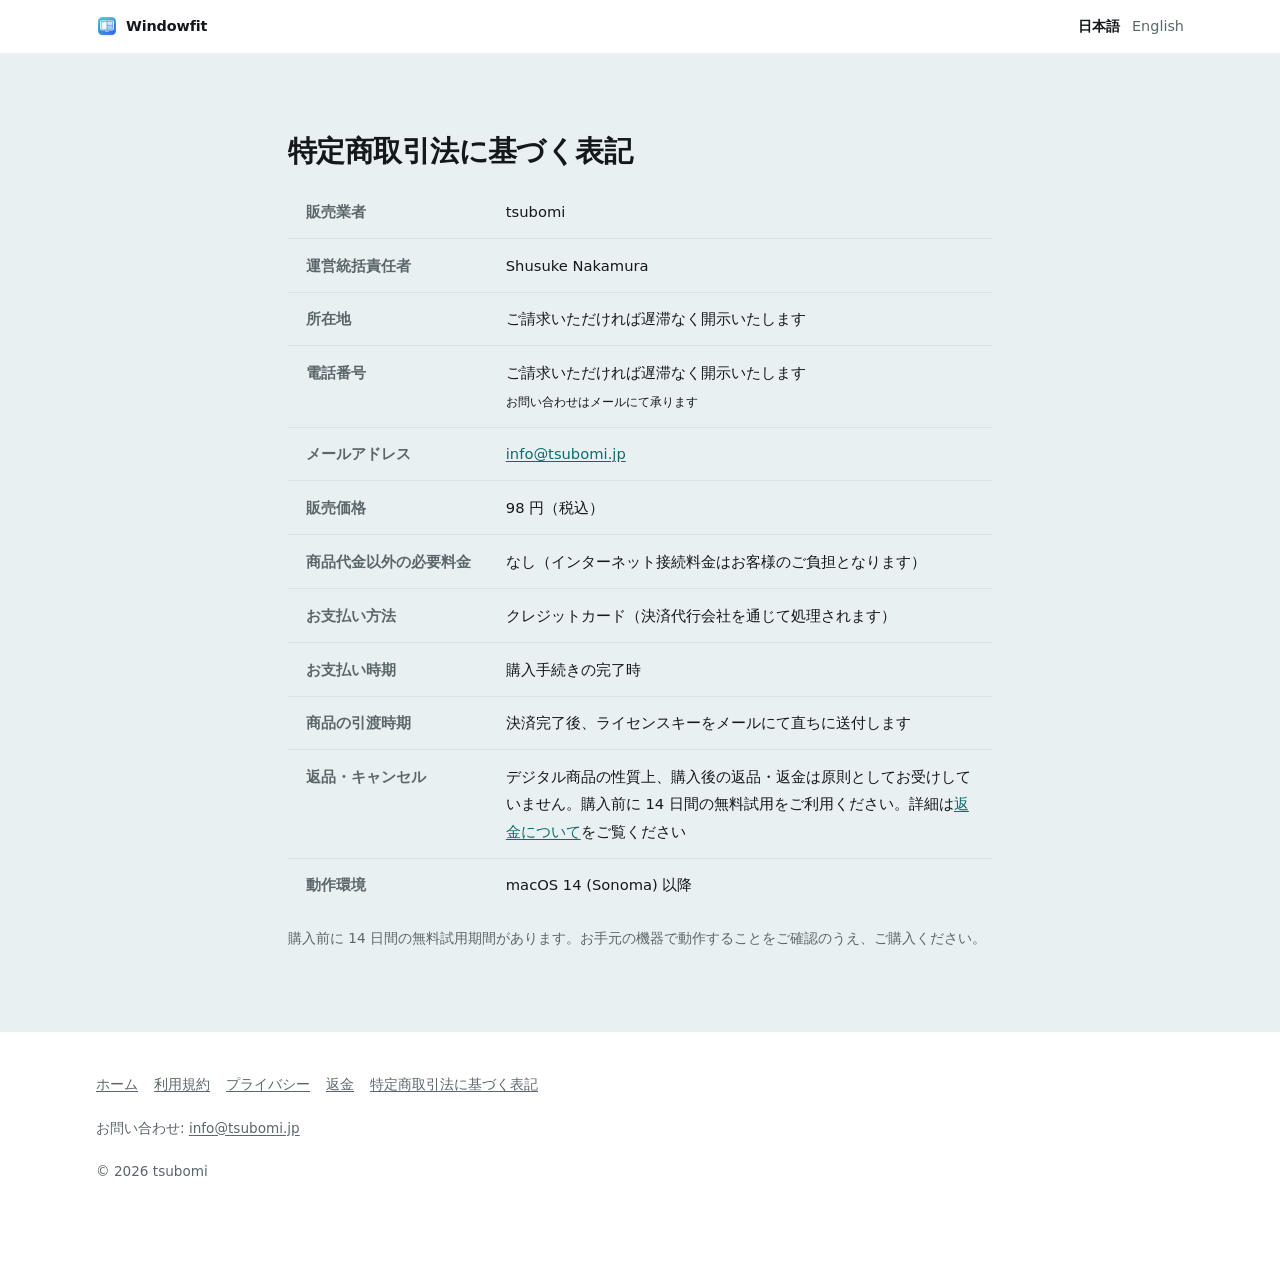
<file: docs/tokushoho.html>
<!DOCTYPE html>
<html lang="ja">
<head>
<meta charset="utf-8">
<meta name="viewport" content="width=device-width, initial-scale=1">
<title>特定商取引法に基づく表記 &mdash; Windowfit</title>
<link rel="stylesheet" href="style.css">
</head>
<body>
<header class="top"><div class="wrap">
  <a class="brand" href="index.html"><img src="appicon.png" alt="" width="22" height="22">Windowfit</a>
  <nav class="langs"><a href="tokushoho.html" aria-current="true">日本語</a><a href="en/index.html">English</a></nav>
</div></header>
<section><div class="wrap"><article><h1 style="font-size:1.8rem">特定商取引法に基づく表記</h1>
<div class="scroller"><table>
  <tr><th>販売業者</th><td>tsubomi</td></tr>
  <tr><th>運営統括責任者</th><td>Shusuke Nakamura</td></tr>
  <tr><th>所在地</th><td>ご請求いただければ遅滞なく開示いたします</td></tr>
  <tr><th>電話番号</th><td>ご請求いただければ遅滞なく開示いたします<br><small>お問い合わせはメールにて承ります</small></td></tr>
  <tr><th>メールアドレス</th><td><a href="mailto:info@tsubomi.jp">info@tsubomi.jp</a></td></tr>
  <tr><th>販売価格</th><td>98 円（税込）</td></tr>
  <tr><th>商品代金以外の必要料金</th><td>なし（インターネット接続料金はお客様のご負担となります）</td></tr>
  <tr><th>お支払い方法</th><td>クレジットカード（決済代行会社を通じて処理されます）</td></tr>
  <tr><th>お支払い時期</th><td>購入手続きの完了時</td></tr>
  <tr><th>商品の引渡時期</th><td>決済完了後、ライセンスキーをメールにて直ちに送付します</td></tr>
  <tr><th>返品・キャンセル</th><td>デジタル商品の性質上、購入後の返品・返金は原則としてお受けしていません。購入前に 14 日間の無料試用をご利用ください。詳細は<a href="refund.html">返金について</a>をご覧ください</td></tr>
  <tr><th>動作環境</th><td>macOS 14 (Sonoma) 以降</td></tr>
</table></div>

<p class="note">購入前に 14 日間の無料試用期間があります。お手元の機器で動作することをご確認のうえ、ご購入ください。</p>
</article></div></section>
<footer><div class="wrap">
  <nav><a href="index.html">ホーム</a><a href="terms.html">利用規約</a><a href="privacy.html">プライバシー</a><a href="refund.html">返金</a><a href="tokushoho.html">特定商取引法に基づく表記</a></nav>
  <p>お問い合わせ: <a href="mailto:info@tsubomi.jp">info@tsubomi.jp</a></p>
  <p>&copy; 2026 tsubomi</p>
</div></footer>
</body>
</html>
</file>
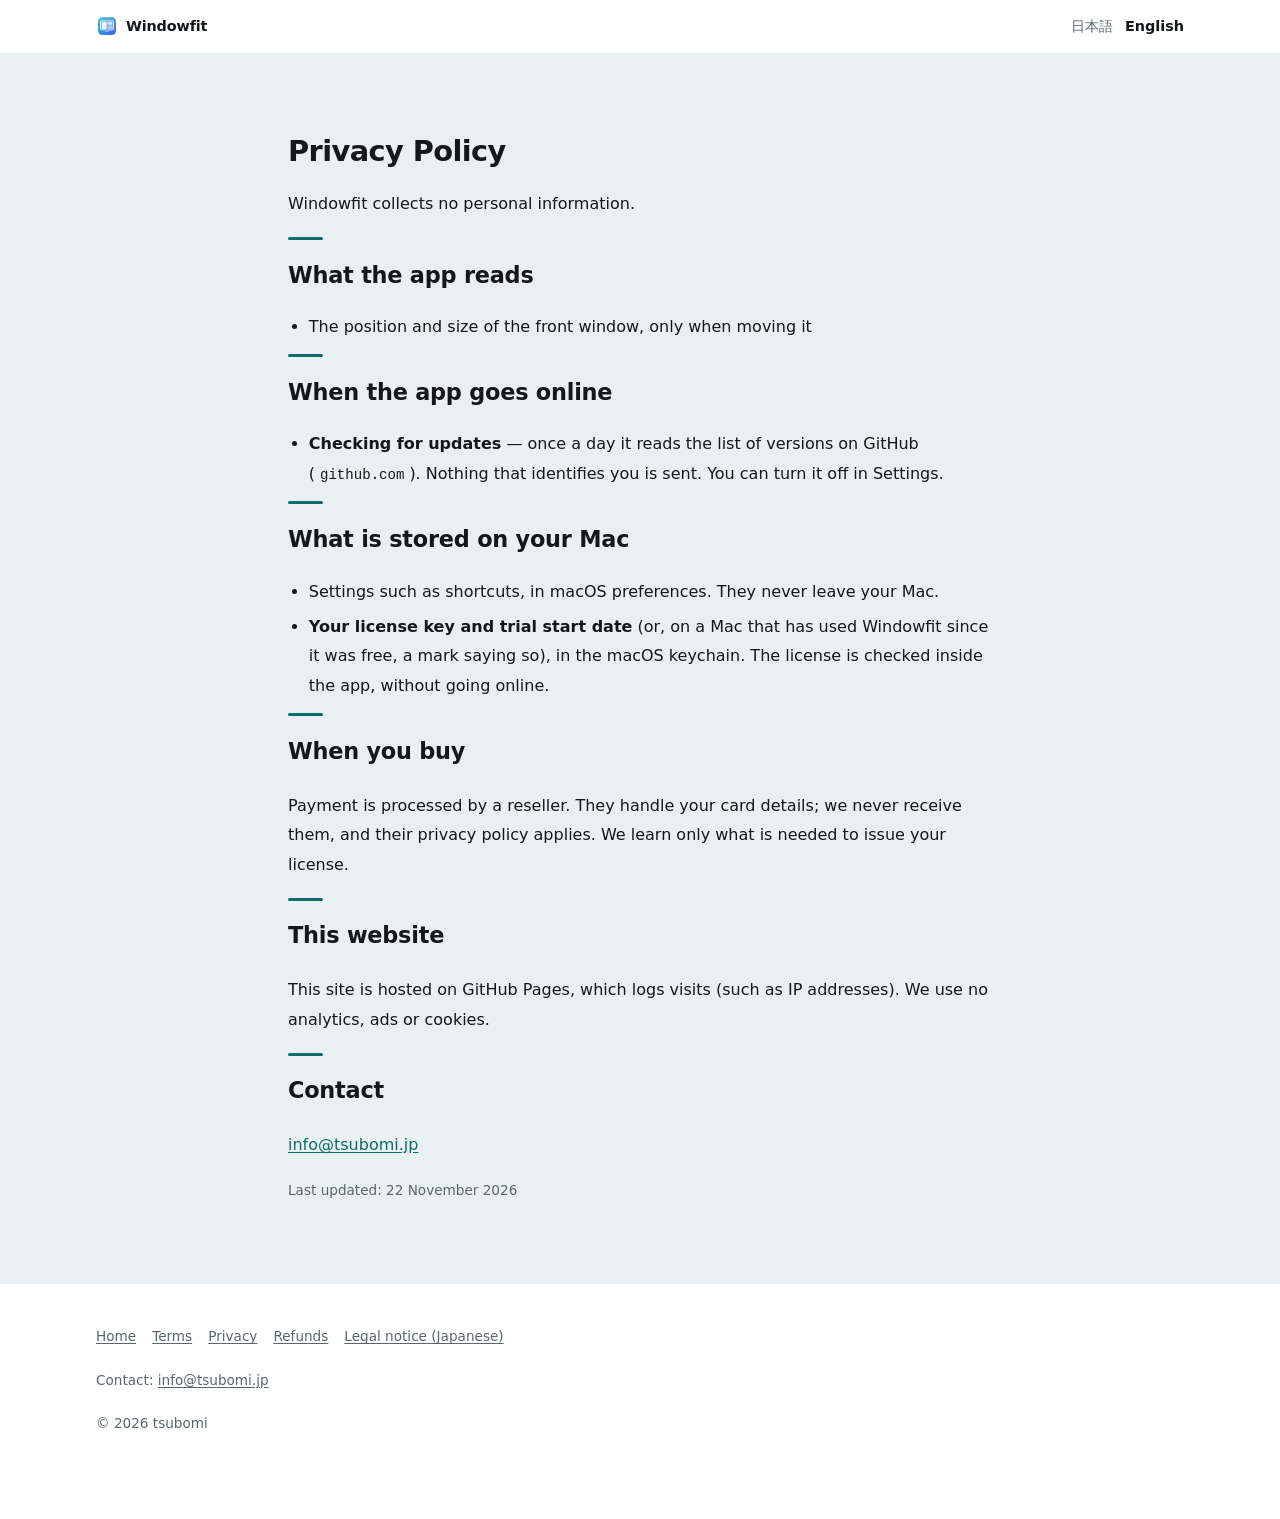
<file: docs/en/privacy.html>
<!DOCTYPE html>
<html lang="en">
<head>
<meta charset="utf-8">
<meta name="viewport" content="width=device-width, initial-scale=1">
<title>Privacy Policy &mdash; Windowfit</title>
<link rel="stylesheet" href="../style.css">
</head>
<body>
<header class="top"><div class="wrap">
  <a class="brand" href="index.html"><img src="../appicon.png" alt="" width="22" height="22">Windowfit</a>
  <nav class="langs"><a href="../privacy.html">日本語</a><a href="../en/privacy.html" aria-current="true">English</a></nav>
</div></header>
<section><div class="wrap"><article><h1 style="font-size:1.8rem">Privacy Policy</h1>
<p>Windowfit collects no personal information.</p>
<h2>What the app reads</h2>
<ul><li>The position and size of the front window, only when moving it</li></ul>
<h2>When the app goes online</h2>
<ul><li><strong>Checking for updates</strong> — once a day it reads the list of versions on GitHub (<code>github.com</code>). Nothing that identifies you is sent. You can turn it off in Settings.</li></ul>
<h2>What is stored on your Mac</h2>
<ul>
  <li>Settings such as shortcuts, in macOS preferences. They never leave your Mac.</li>
  <li><strong>Your license key and trial start date</strong> (or, on a Mac that has used Windowfit since it was free, a mark saying so), in the macOS keychain. The license is checked inside the app, without going online.</li>
</ul>
<h2>When you buy</h2>
<p>Payment is processed by a reseller. They handle your card details; we never receive them, and their privacy policy applies. We learn only what is needed to issue your license.</p>
<h2>This website</h2>
<p>This site is hosted on GitHub Pages, which logs visits (such as IP addresses). We use no analytics, ads or cookies.</p>
<h2>Contact</h2>
<p><a href="mailto:info@tsubomi.jp">info@tsubomi.jp</a></p>
<p class="note">Last updated: 22 November 2026</p>
</article></div></section>
<footer><div class="wrap">
  <nav><a href="index.html">Home</a><a href="terms.html">Terms</a><a href="privacy.html">Privacy</a><a href="refund.html">Refunds</a><a href="../tokushoho.html">Legal notice (Japanese)</a></nav>
  <p>Contact: <a href="mailto:info@tsubomi.jp">info@tsubomi.jp</a></p>
  <p>&copy; 2026 tsubomi</p>
</div></footer>
</body>
</html>
</file>
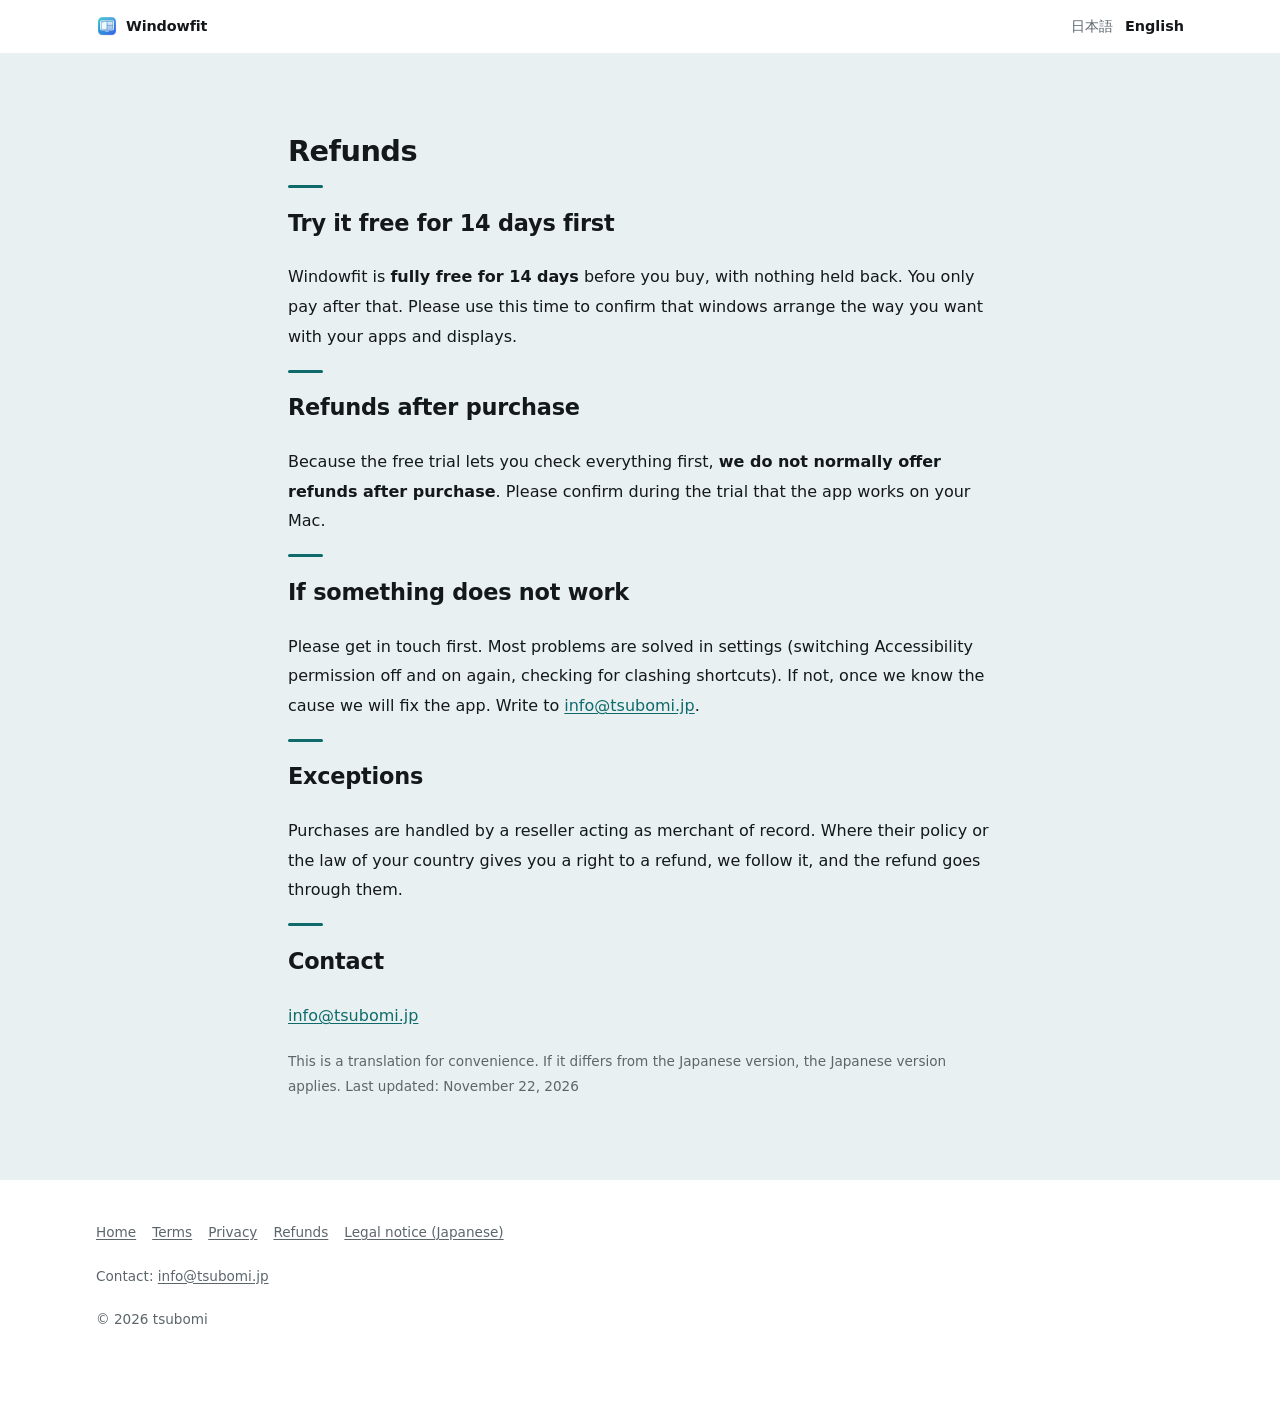
<file: docs/en/refund.html>
<!DOCTYPE html>
<html lang="en">
<head>
<meta charset="utf-8">
<meta name="viewport" content="width=device-width, initial-scale=1">
<title>Refunds &mdash; Windowfit</title>
<link rel="stylesheet" href="../style.css">
<link rel="icon" href="../appicon.png">
</head>
<body>
<header class="top"><div class="wrap">
  <a class="brand" href="index.html"><img src="../appicon.png" alt="" width="22" height="22">Windowfit</a>
  <nav class="langs"><a href="../refund.html">日本語</a><a href="refund.html" aria-current="true">English</a></nav>
</div></header>
<section><div class="wrap"><article><h1 style="font-size:1.8rem">Refunds</h1>
<h2>Try it free for 14 days first</h2>
<p>Windowfit is <strong>fully free for 14 days</strong> before you buy, with nothing held back. You only pay after that. Please use this time to confirm that windows arrange the way you want with your apps and displays.</p>

<h2>Refunds after purchase</h2>
<p>Because the free trial lets you check everything first, <strong>we do not normally offer refunds after purchase</strong>. Please confirm during the trial that the app works on your Mac.</p>

<h2>If something does not work</h2>
<p>Please get in touch first. Most problems are solved in settings (switching Accessibility permission off and on again, checking for clashing shortcuts). If not, once we know the cause we will fix the app. Write to <a href="mailto:info@tsubomi.jp">info@tsubomi.jp</a>.</p>

<h2>Exceptions</h2>
<p>Purchases are handled by a reseller acting as merchant of record. Where their policy or the law of your country gives you a right to a refund, we follow it, and the refund goes through them.</p>

<h2>Contact</h2>
<p><a href="mailto:info@tsubomi.jp">info@tsubomi.jp</a></p>
<p class="note">This is a translation for convenience. If it differs from the Japanese version, the Japanese version applies. Last updated: November 22, 2026</p>
</article></div></section>
<footer><div class="wrap">
  <nav><a href="index.html">Home</a><a href="terms.html">Terms</a><a href="privacy.html">Privacy</a><a href="refund.html">Refunds</a><a href="../tokushoho.html">Legal notice (Japanese)</a></nav>
  <p>Contact: <a href="mailto:info@tsubomi.jp">info@tsubomi.jp</a></p>
  <p>&copy; 2026 tsubomi</p>
</div></footer>
</body>
</html>
</file>
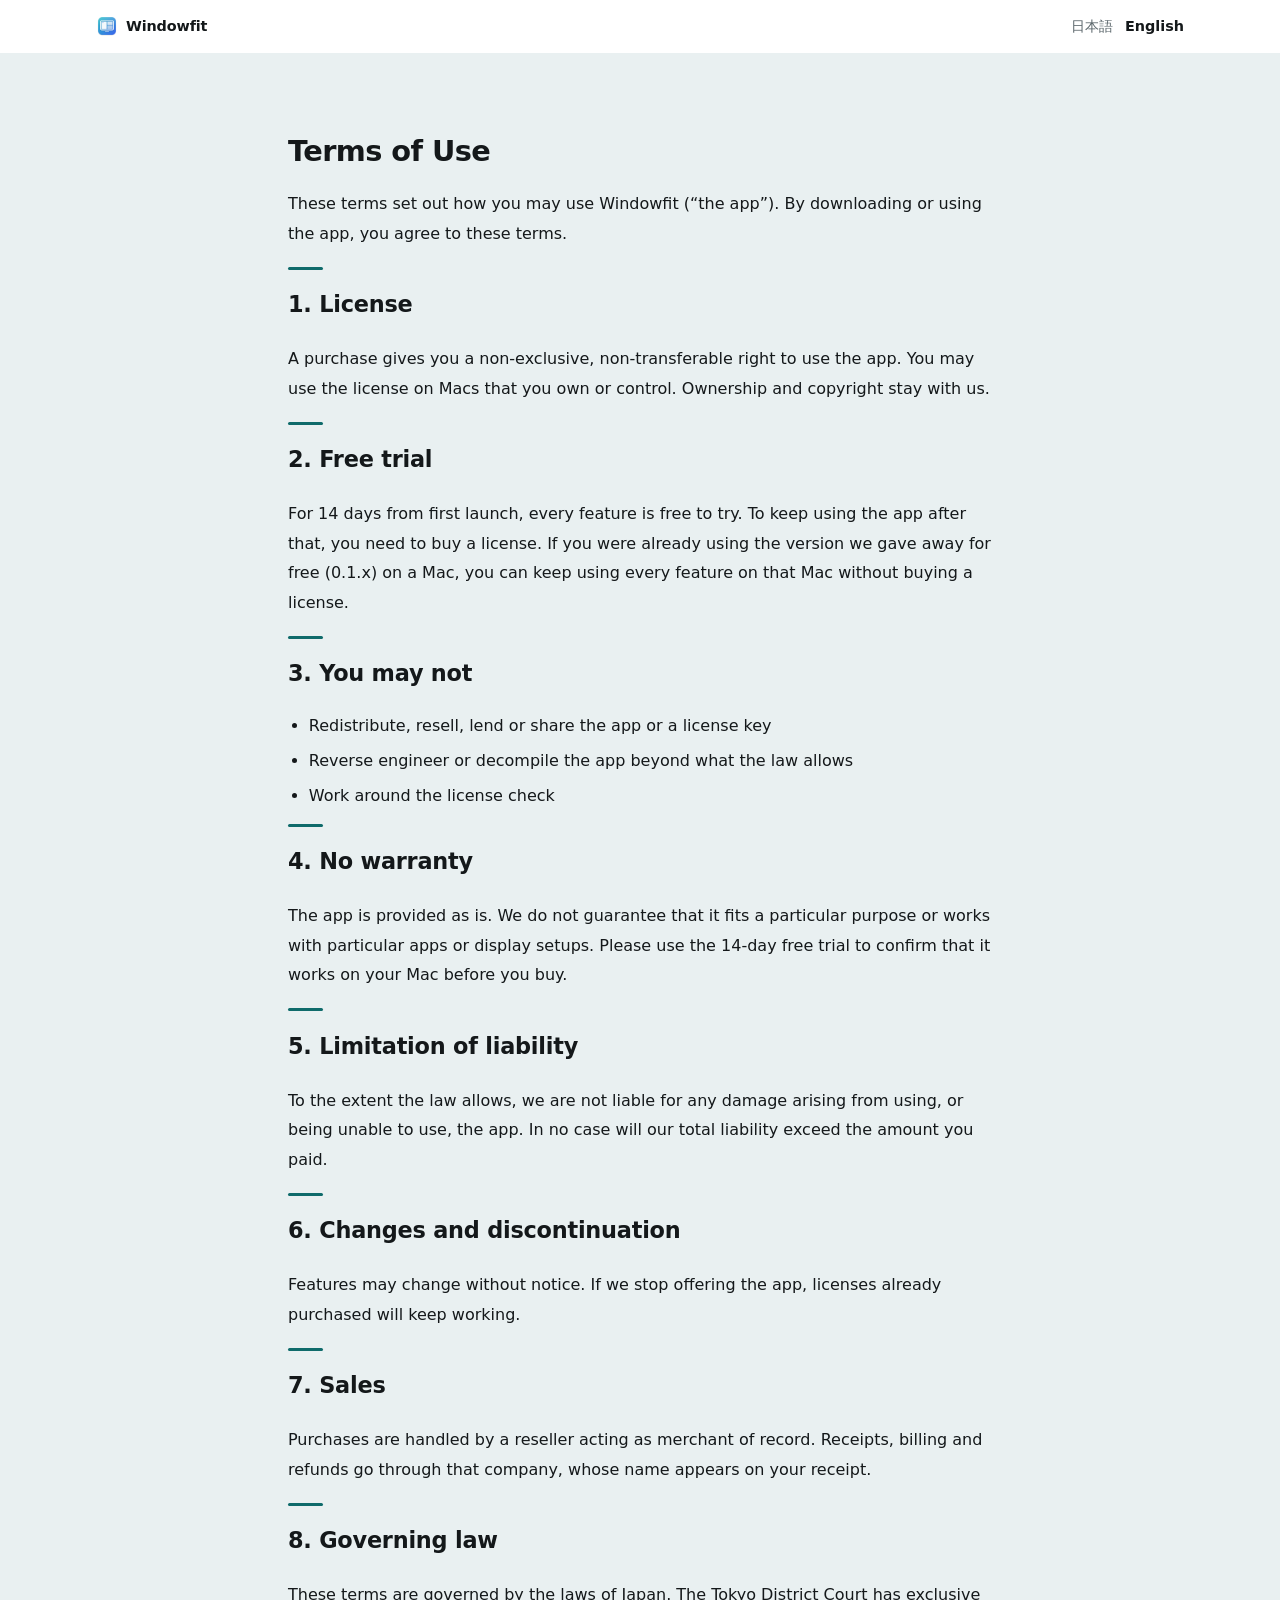
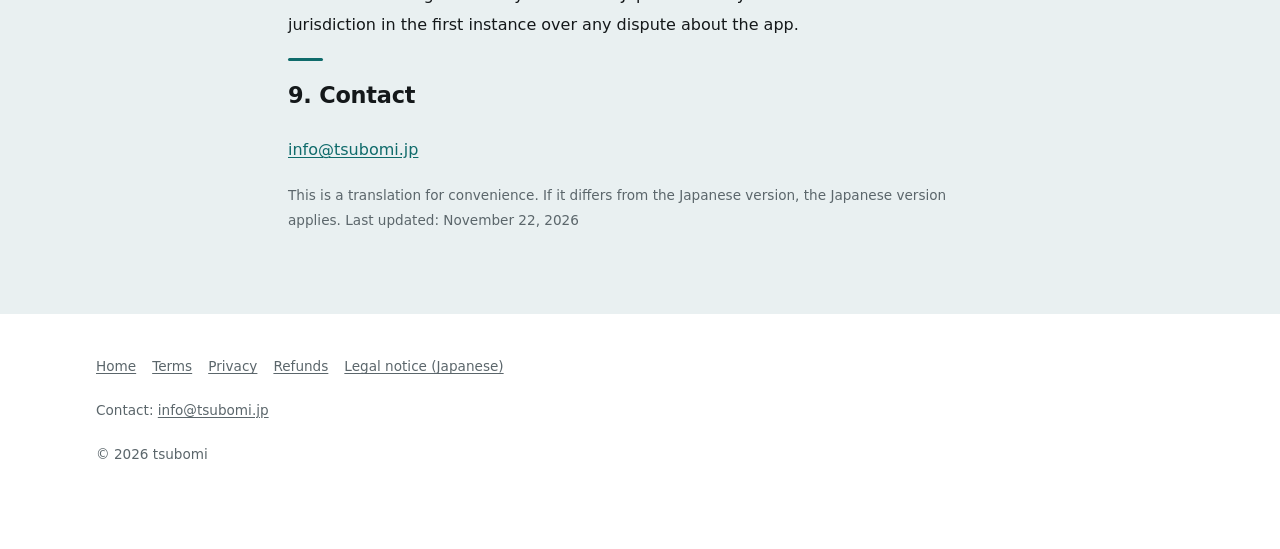
<file: docs/en/terms.html>
<!DOCTYPE html>
<html lang="en">
<head>
<meta charset="utf-8">
<meta name="viewport" content="width=device-width, initial-scale=1">
<title>Terms of Use &mdash; Windowfit</title>
<link rel="stylesheet" href="../style.css">
<link rel="icon" href="../appicon.png">
</head>
<body>
<header class="top"><div class="wrap">
  <a class="brand" href="index.html"><img src="../appicon.png" alt="" width="22" height="22">Windowfit</a>
  <nav class="langs"><a href="../terms.html">日本語</a><a href="terms.html" aria-current="true">English</a></nav>
</div></header>
<section><div class="wrap"><article><h1 style="font-size:1.8rem">Terms of Use</h1>
<p>These terms set out how you may use Windowfit (“the app”). By downloading or using the app, you agree to these terms.</p>

<h2>1. License</h2>
<p>A purchase gives you a non-exclusive, non-transferable right to use the app. You may use the license on Macs that you own or control. Ownership and copyright stay with us.</p>

<h2>2. Free trial</h2>
<p>For 14 days from first launch, every feature is free to try. To keep using the app after that, you need to buy a license. If you were already using the version we gave away for free (0.1.x) on a Mac, you can keep using every feature on that Mac without buying a license.</p>

<h2>3. You may not</h2>
<ul>
  <li>Redistribute, resell, lend or share the app or a license key</li>
  <li>Reverse engineer or decompile the app beyond what the law allows</li>
  <li>Work around the license check</li>
</ul>

<h2>4. No warranty</h2>
<p>The app is provided as is. We do not guarantee that it fits a particular purpose or works with particular apps or display setups. Please use the 14-day free trial to confirm that it works on your Mac before you buy.</p>

<h2>5. Limitation of liability</h2>
<p>To the extent the law allows, we are not liable for any damage arising from using, or being unable to use, the app. In no case will our total liability exceed the amount you paid.</p>

<h2>6. Changes and discontinuation</h2>
<p>Features may change without notice. If we stop offering the app, licenses already purchased will keep working.</p>

<h2>7. Sales</h2>
<p>Purchases are handled by a reseller acting as merchant of record. Receipts, billing and refunds go through that company, whose name appears on your receipt.</p>

<h2>8. Governing law</h2>
<p>These terms are governed by the laws of Japan. The Tokyo District Court has exclusive jurisdiction in the first instance over any dispute about the app.</p>

<h2>9. Contact</h2>
<p><a href="mailto:info@tsubomi.jp">info@tsubomi.jp</a></p>
<p class="note">This is a translation for convenience. If it differs from the Japanese version, the Japanese version applies. Last updated: November 22, 2026</p>
</article></div></section>
<footer><div class="wrap">
  <nav><a href="index.html">Home</a><a href="terms.html">Terms</a><a href="privacy.html">Privacy</a><a href="refund.html">Refunds</a><a href="../tokushoho.html">Legal notice (Japanese)</a></nav>
  <p>Contact: <a href="mailto:info@tsubomi.jp">info@tsubomi.jp</a></p>
  <p>&copy; 2026 tsubomi</p>
</div></footer>
</body>
</html>
</file>
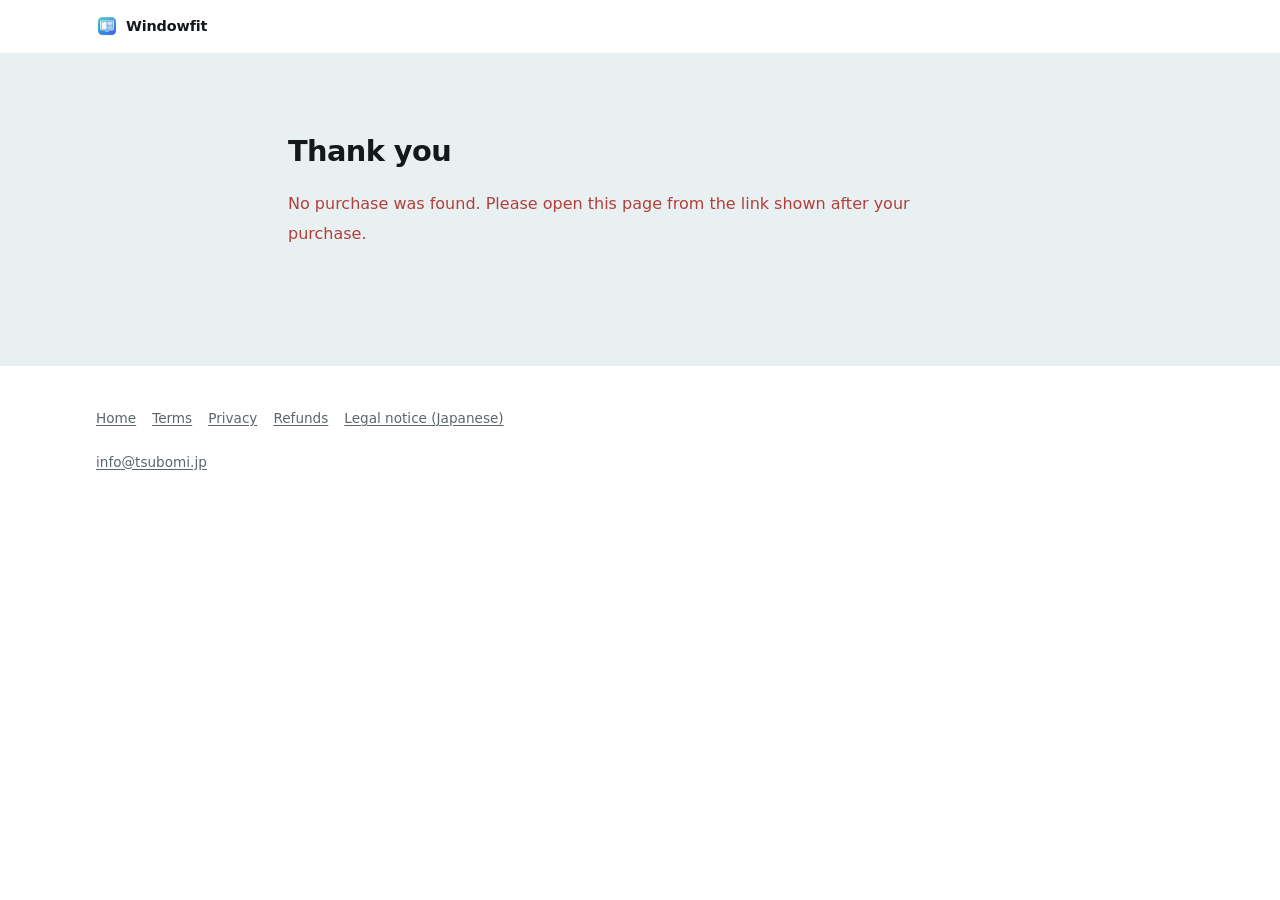
<file: docs/en/thanks.html>
<!DOCTYPE html>
<html lang="en">
<head>
<meta charset="utf-8">
<meta name="viewport" content="width=device-width, initial-scale=1">
<meta name="robots" content="noindex">
<title>Your license key &mdash; Windowfit</title>
<link rel="stylesheet" href="../style.css">
<link rel="icon" href="../appicon.png">
<style>
  .key {
    font-family: var(--mono); font-size: .95rem; word-break: break-all;
    background: var(--panel); border: 1px solid var(--rule); border-radius: 8px;
    padding: 1rem 1.1rem; margin: 1rem 0; line-height: 1.6;
  }
  .state { min-height: 6rem; }
  .bad { color: var(--warn); }
</style>
</head>
<body>
<header class="top"><div class="wrap">
  <a class="brand" href="index.html"><img src="../appicon.png" alt="" width="22" height="22">Windowfit</a>
</div></header>

<section><div class="wrap"><article>
  <h1 style="font-size:1.8rem">Thank you</h1>
  <div class="state" id="state"><p>Getting your license key…</p></div>
  <div id="next" hidden>
    <h2>How to enter it</h2>
    <ol>
      <li>Click the Windowfit icon in the menu bar, then click “Settings…” at the bottom</li>
      <li>Open “About” on the left</li>
      <li>Paste the key above into the “License” field and click “Activate”</li>
    </ol>
    <p class="note">We have also emailed you the same key, so you can close this page and use the email instead. If it does not arrive, write to <a href="mailto:info@tsubomi.jp">info@tsubomi.jp</a>.</p>
  </div>
</article></div></section>

<footer><div class="wrap">
  <nav><a href="index.html">Home</a><a href="terms.html">Terms</a><a href="privacy.html">Privacy</a><a href="refund.html">Refunds</a><a href="../tokushoho.html">Legal notice (Japanese)</a></nav>
  <p><a href="mailto:info@tsubomi.jp">info@tsubomi.jp</a></p>
</div></footer>

<script>
/**
 * いま支払いが終わった購入のライセンスキーを出す（TouchRotator の thanks.html と同じ作り）。
 *
 * このページ自身は何も知らない。Paddle の取引番号をキーを渡す仕組み（Cloudflare Worker）に
 * 渡し、そちらが Paddle に「本当に支払われたか」を確かめてからキーを返す。同じ取引番号には
 * 必ず同じキーが返るので、読み込み直しても、閉じて開き直しても安全。
 */
// キーを渡す仕組みの URL。Cloudflare に Worker を置いたら入れる。
// Cloudflare の Worker を「windowfit-keys」という名前で Windowfit と同じアカウントに置くと、
// この URL になる。名前やアカウントを変えたら、ここと ../thanks.html の 2 か所を直す。
const KEY_SERVICE = "https://tsubomi-keys.small-leaf-0ba1.workers.dev";
const MAIL = "info@tsubomi.jp";

const state = document.getElementById("state");

function say(text, bad) {
  state.innerHTML = "";
  const p = document.createElement("p");
  if (bad) p.className = "bad";
  p.textContent = text;
  state.appendChild(p);
}

function showKey(key) {
  state.innerHTML = "";
  const label = document.createElement("p");
  label.textContent = "Your license key:";
  const box = document.createElement("div");
  box.className = "key";
  box.textContent = key;
  state.append(label, box);
  document.getElementById("next").hidden = false;
}

async function run() {
  const id = new URLSearchParams(location.search).get("_ptxn");
  if (!id) return say("No purchase was found. Please open this page from the link shown after your purchase.", true);
  if (!KEY_SERVICE) return say("We could not fetch your key. Write to " + MAIL + " and we will send it right away.", true);
  try {
    const response = await fetch(`${KEY_SERVICE}?txn=${encodeURIComponent(id)}`);
    const answer = await response.json();
    if (response.status === 402) return say("This purchase is not complete yet. Please open this page again once payment has gone through.", true);
    if (!response.ok || !answer.key) return say("We could not fetch your key. Write to " + MAIL + " and we will send it right away.", true);
    showKey(answer.key);
  } catch {
    say("We could not fetch your key. Write to " + MAIL + " and we will send it right away.", true);
  }
}

run();
</script>
</body>
</html>
</file>
<file: docs/style.css>
/* One stylesheet for every page and every language. */
:root {
  --ground: #ffffff;
  /* The band behind every other section. Biased towards the accent and dark
     enough to see: at #f5f7f8 the alternating sections were indistinguishable
     from the white ones, so the page read as one unbroken sheet. */
  --panel: #e9f0f1;
  --ink: #14181a;
  --muted: #5b666b;
  --rule: #dbe3e5;
  /* For the lines that have to carry a boundary on their own — between
     sections, and around a card that sits on the same colour as its ground. */
  --rule-strong: #c3d0d3;
  --accent: #0f6b6b;
  --accent-ink: #ffffff;
  --accent-soft: #d9ecea;
  --warn: #b23f3a;
  /* The wrong half of every before-and-after. Warm against the accent, so
     the problem and the fix are two colours rather than two glyphs. */
  --warn-soft: #fbe9e7;
  --glass: rgba(255, 255, 255, .72);
  /* On a Mac this is SF for the Latin letters and Hiragino for the
     Japanese, which is what every other app on the machine looks like. */
  --sans: -apple-system, BlinkMacSystemFont, "SF Pro Text", "Hiragino Sans",
          "Hiragino Kaku Gothic ProN", "Yu Gothic", "Noto Sans JP",
          "PingFang SC", "Microsoft YaHei", system-ui, sans-serif;
  --mono: ui-monospace, "SF Mono", Menlo, monospace;
  /* Two shadows on everything that lifts: a tight one for the edge, a wide
     soft one for the distance. One alone always looks like a sticker. */
  --shadow: 0 1px 2px rgba(16, 24, 26, .05), 0 14px 34px -10px rgba(16, 24, 26, .18);
  --shadow-soft: 0 1px 2px rgba(16, 24, 26, .04), 0 6px 18px -8px rgba(16, 24, 26, .12);
  /* Two widths: the page, and the longest a line of text is allowed to be.
     A wide screen should show more of the layout, not longer lines. */
  --page: 72rem;
  --measure: 44rem;
  --header: 3.6rem;
  /* Light only: the drawings, the screenshots and the palette were all
     built for one scheme, and half-lit versions of them looked worse than
     none. Declared so the browser's own controls follow. */
  color-scheme: light;
}

* { box-sizing: border-box; }
/* `display: inline-block` on .button otherwise wins over the browser's own
   [hidden] rule, and a button meant to be hidden shows anyway. */
[hidden] { display: none !important; }
html { scroll-behavior: smooth; }
body {
  margin: 0;
  background: var(--ground);
  color: var(--ink);
  font-family: var(--sans);
  font-size: 16px;
  line-height: 1.85;
  -webkit-font-smoothing: antialiased;
}
::selection { background: var(--accent-soft); color: var(--ink); }
:focus-visible {
  outline: 2px solid var(--accent);
  outline-offset: 3px;
  border-radius: 4px;
}
.wrap { max-width: var(--page); margin: 0 auto; padding: 0 2rem; }
@media (max-width: 40rem) { .wrap { padding: 0 1.25rem; } }

/* Paragraphs and lists stay readable however wide the window is; the
   figures, cards and tables are free to use the whole page. */
section > .wrap > p,
section > .wrap > ul,
section > .wrap > ol { max-width: var(--measure); }
/* The legal pages are one column of text; centred, they sit under the
   header rather than off to one side of a wide window. */
article { max-width: var(--measure); margin: 0 auto; }

/* Header — sticky and translucent, the way a toolbar behaves on this
   machine. The hairline and shadow only appear once the page has moved,
   so at rest the bar is not a line across an empty screen. */
.top {
  position: sticky; top: 0; z-index: 10;
  padding: .8rem 0;
  font-size: .9rem;
  background: var(--glass);
  -webkit-backdrop-filter: saturate(180%) blur(20px);
  backdrop-filter: saturate(180%) blur(20px);
  border-bottom: 1px solid transparent;
  transition: border-color .2s ease, box-shadow .2s ease;
}
.top.scrolled { border-bottom-color: var(--rule); box-shadow: 0 1px 12px rgba(16, 24, 26, .06); }
@supports not (backdrop-filter: blur(1px)) { .top { background: var(--ground); } }
.top .wrap { display: flex; align-items: center; gap: 1.25rem; flex-wrap: wrap; }
.brand {
  display: flex; align-items: center; gap: .5rem;
  font-weight: 700; text-decoration: none; color: var(--ink); letter-spacing: -.01em;
}
.brand img { width: 22px; height: 22px; border-radius: 5px; display: block; }
.links { display: flex; gap: 1.1rem; }
.links a {
  color: var(--muted); text-decoration: none;
  transition: color .15s ease;
}
.links a:hover { color: var(--ink); }
@media (max-width: 46rem) { .links { display: none; } }
.langs { margin-left: auto; display: flex; gap: .75rem; }
.langs a { color: var(--muted); text-decoration: none; transition: color .15s ease; }
.langs a:hover { color: var(--ink); }
.langs a[aria-current="true"] { color: var(--ink); font-weight: 700; }

/* Anchors land below the sticky bar rather than under it. */
section[id] { scroll-margin-top: calc(var(--header) + 1rem); }

/* Hero — two columns once there is room for them, so a desktop window is
   not one narrow ribbon of text down the middle. The wash behind it is one
   soft circle of the accent, the only decoration on the page. */
.hero {
  position: relative; overflow: hidden;
  padding: 4rem 0 3.5rem; border-bottom: 1px solid var(--rule);
}
.hero::before {
  content: ""; position: absolute; z-index: -1;
  top: -30%; right: -10%; width: 55rem; height: 55rem;
  background: radial-gradient(closest-side, var(--accent-soft), transparent 70%);
  opacity: .8; pointer-events: none;
}
.hero .wrap { display: grid; gap: 2.5rem; align-items: center; }
@media (min-width: 60rem) {
  .hero { padding: 5rem 0 4.5rem; }
  .hero .wrap { grid-template-columns: minmax(0, 1.1fr) minmax(0, 1fr); gap: 3.5rem; }
}
.eyebrow {
  display: inline-flex; align-items: center; gap: .45rem;
  margin: 0 0 1.1rem; padding: .3rem .8rem;
  background: var(--accent-soft); color: var(--accent);
  border-radius: 999px; font-size: .78rem; font-weight: 600;
}
.eyebrow i {
  width: 6px; height: 6px; border-radius: 50%; background: currentColor;
  animation: blink 2.4s ease-in-out infinite;
}
h1 {
  font-size: 2.25rem; line-height: 1.3; margin: 0 0 .9rem;
  font-weight: 700; letter-spacing: -.02em;
  text-wrap: balance;
  /* Japanese and Chinese break between any two characters. Left alone, a
     heading splits a word in half at exactly the wrong width. */
  line-break: strict; overflow-wrap: normal;
}
@media (min-width: 60rem) { h1 { font-size: 2.5rem; } }
.tagline { font-size: 1.1rem; color: var(--muted); margin: 0 0 2rem; max-width: 34rem; }
.cta { display: flex; gap: .75rem; flex-wrap: wrap; align-items: center; }
.button {
  display: inline-block; padding: .72rem 1.5rem; border-radius: 10px;
  background: var(--accent); color: var(--accent-ink);
  text-decoration: none; font-weight: 600; letter-spacing: .01em;
  border: 1px solid transparent; box-shadow: var(--shadow-soft);
  transition: transform .12s ease, box-shadow .12s ease, border-color .12s ease;
}
.button:hover { transform: translateY(-1px); box-shadow: var(--shadow); }
.button:active { transform: translateY(0); box-shadow: none; }
.button.ghost {
  background: var(--ground); color: var(--accent);
  border-color: var(--rule); box-shadow: var(--shadow-soft);
}
.button.ghost:hover { border-color: var(--accent); }
.note { color: var(--muted); font-size: .85rem; margin: .9rem 0 0; max-width: var(--measure); }

/* The screenshots are framed as windows — three lights and a title bar — so
   a picture of one pane reads as the app rather than as a cropped rectangle.
   Held to 460px: the captures are 590px wide and no more, and shown any
   larger a Retina screen stretches them and they go soft. */
.macwin {
  max-width: 460px; border-radius: 12px; overflow: hidden;
  background: var(--ground); border: 1px solid var(--rule);
  box-shadow: var(--shadow);
  transition: transform .3s ease, box-shadow .3s ease;
}
.macwin:hover { transform: translateY(-2px); }
.macwin-bar {
  display: flex; align-items: center; gap: 6px;
  padding: .5rem .7rem; border-bottom: 1px solid var(--rule);
  background: linear-gradient(180deg, var(--panel), var(--ground));
}
.macwin-bar i { width: 11px; height: 11px; border-radius: 50%; }
.macwin-bar i:nth-child(1) { background: #ff5f57; }
.macwin-bar i:nth-child(2) { background: #febc2e; }
.macwin-bar i:nth-child(3) { background: #28c840; }
.macwin-bar span { margin-left: .4rem; font-size: .72rem; font-weight: 600; color: var(--muted); }
img.shot { display: block; width: 100%; height: auto; margin: 0; }
/* アプリの画面写真は、撮った大きさ（pt）より大きく引き伸ばさない。写真は 3 倍の細かさで
   撮っているので、この上限までなら Retina の画面でもくっきり見える。 */
img.shot.menu-panel { max-width: 380px; border-radius: 26px; box-shadow: 0 18px 50px rgba(0,0,0,.18), 0 0 0 1px rgba(0,0,0,.06); }
.macwin.app { max-width: 440px; margin: 0 auto; }
.shot-figure { margin: 0; display: grid; justify-items: center; }
.shot-figure figcaption { max-width: 460px; margin-top: .9rem; font-size: .8rem; color: var(--muted); }
@media (max-width: 60rem) { .shot-figure { margin-top: 1rem; } }
/* What the keys do, drawn as a desktop under the features. As wide as the
   feature cards above it, and framed like a screen rather than a card. */
.shot-figure.layout-figure { margin-top: 2.5rem; max-width: 56rem; justify-items: start; }
img.shot.layout { border-radius: 12px; border: 1px solid var(--rule); box-shadow: var(--shadow); }

/* Sections. Every other one sits on a band of colour, so where one topic
   ends and the next begins is visible from across the room rather than
   only on the hairline between them. */
section { padding: 3.5rem 0; border-bottom: 1px solid var(--rule-strong); }
@media (min-width: 60rem) { section { padding: 5rem 0; } }
/* Odd rather than even: the first section is the long one, and its four
   features need a band behind them for the cards to sit on. */
body > section:nth-of-type(odd) { background: var(--panel); border-bottom-color: transparent; }
/* A short accent rule over each heading — the mark that says a new section
   starts here. */
h2 {
  position: relative; padding-top: 1.1rem;
  font-size: 1.4rem; margin: 0 0 1rem; letter-spacing: -.01em; text-wrap: balance;
}
h2::before {
  content: ""; position: absolute; top: 0; left: 0;
  width: 2.2rem; height: 3px; border-radius: 2px; background: var(--accent);
}
/* The one line under a section heading. Short by design: everything else
   belongs to the feature it describes. */
.lede { margin: 0 0 2.5rem; color: var(--muted); font-size: 1rem; }
h3 { font-size: 1rem; margin: 2rem 0 .3rem; }
p { margin: 1.15rem 0; }
ul, ol { padding-left: 1.3rem; margin: .8rem 0; }
li { margin: .35rem 0; }
a { color: var(--accent); text-underline-offset: 2px; }
code { font-family: var(--mono); font-size: .88em; background: var(--panel); padding: .1em .35em; border-radius: 4px; }

.features { display: grid; gap: 1.25rem; grid-template-columns: repeat(auto-fit, minmax(15rem, 1fr)); }
/* Two by two rather than three and a gap. */
@media (min-width: 56rem) { .features { grid-template-columns: 1fr 1fr; max-width: 56rem; } }
/* Tinted, because this section sits on the white band: a white card on a
   white ground is a rectangle of hairline and nothing else. */
.feature {
  background: var(--panel); border: 1px solid var(--rule); border-radius: 12px;
  padding: 1.1rem 1.25rem;
  transition: transform .2s ease, box-shadow .2s ease, border-color .2s ease;
}
.feature:hover { transform: translateY(-2px); box-shadow: var(--shadow); border-color: var(--accent); }
.feature h3 { margin: 0 0 .3rem; }
.feature p { margin: 0; font-size: .92rem; color: var(--muted); }

/* A feature and the picture of it, side by side; every other one flipped so
   the page alternates instead of marching down one edge. */
/* Each one is a card. A rule and a stretch of white between them was not
   enough — four features read as one continuous column of text, with no
   sign of where one ended and the next began. An edge all the way round
   says it plainly. */
.showcase {
  display: grid; gap: 1.75rem; align-items: start;
  background: var(--ground); border: 1px solid var(--rule);
  border-radius: 16px; padding: 1.6rem; box-shadow: var(--shadow-soft);
}
@media (min-width: 56rem) { .showcase { padding: 2.25rem; } }
.showcase + .showcase { margin-top: 1.5rem; }
.showcase-text { max-width: var(--measure); }
.showcase-text h3 {
  display: flex; align-items: baseline; gap: .6rem;
  font-size: 1.2rem; margin: 0 0 .4rem; letter-spacing: -.01em;
}
.showcase-text .num {
  flex: none; width: 1.6rem; height: 1.6rem; border-radius: 50%;
  background: var(--accent); color: var(--accent-ink);
  font-size: .8rem; font-weight: 700; line-height: 1.6rem; text-align: center;
  align-self: flex-start; transform: translateY(.15rem);
}
.showcase-text p { margin: 1rem 0 0; color: var(--muted); font-size: .95rem; }
.showcase-text .step {
  margin-top: 1.4rem; padding-left: .9rem; border-left: 2px solid var(--accent-soft);
  font-size: .85rem; color: var(--muted);
}
.showcase-text .step b { color: var(--ink); }
@media (min-width: 56rem) {
  .showcase { grid-template-columns: minmax(0, 1fr) minmax(0, 1fr); gap: 3rem; }
  .showcase.flip .showcase-text { order: 2; }
}

/* Figures. These are drawings, not screenshots: they explain what happens,
   and they are built from the page's own colours so they follow the theme. */
.fig { margin: 0; }
.fig figcaption { margin-top: .8rem; font-size: .82rem; color: var(--muted); line-height: 1.7; }
.stage {
  background: var(--panel); border: 1px solid var(--rule); border-radius: 14px;
  padding: 1.15rem;
}

/* Touch offset: the same panel with the correction off and on. */
.compare { display: grid; grid-template-columns: 1fr 1fr; gap: 1rem; }
.case { text-align: center; }
.case .stand { display: block; width: 22%; height: 9px; margin: 0 auto; background: #cfd8da; }
.case .stand::after {
  content: ""; display: block; width: 300%; height: 6px; margin: 0 -100%;
  border-radius: 3px; background: #cfd8da;
}
.case b { display: block; margin-top: .8rem; font-size: .82rem; }
.case.bad b { color: var(--warn); }
.case.good b { color: var(--accent); }
/* Drawn as the monitor it is: a dark bezel, and a neck and foot below. */
.panel {
  position: relative; aspect-ratio: 3 / 4; border-radius: 10px;
  border: 7px solid #2f3a3e; background: var(--ground);
  background-image: linear-gradient(var(--rule) 1px, transparent 1px),
                    linear-gradient(90deg, var(--rule) 1px, transparent 1px);
  background-size: 25% 25%;
}
.touch {
  position: absolute; left: 30%; top: 30%;
  width: 1.5rem; height: 1.5rem; margin: -.75rem 0 0 -.75rem;
  border-radius: 50%; border: 2px solid var(--accent); background: var(--accent-soft);
}
.touch::after {
  content: ""; position: absolute; inset: -.45rem;
  border-radius: 50%; border: 1px dashed var(--accent); opacity: .45;
}
/* The finger is still on the glass, so the touch keeps ringing. */
.touch::before {
  content: ""; position: absolute; inset: -2px;
  border-radius: 50%; border: 2px solid var(--accent);
  animation: ripple 2.4s cubic-bezier(.2, .6, .3, 1) infinite;
}
/* The macOS arrow, drawn rather than fetched. */
.pointer {
  position: absolute; width: 14px; height: 21px; background: var(--ink);
  clip-path: polygon(0% 0%, 0% 89%, 33% 67%, 58% 100%, 75% 94%, 50% 61%, 92% 61%);
}
.case.bad .pointer { left: 30%; top: 68%; }
.case.good .pointer { left: calc(30% + 1px); top: calc(30% + 1px); }
.offset {
  position: absolute; left: 30%; top: 34%; height: 34%;
  border-left: 2px dashed var(--warn);
}
.offset span {
  position: absolute; left: .5rem; top: 50%; transform: translateY(-50%);
  font-size: .7rem; color: var(--warn); white-space: nowrap;
}

/* What a touch does. Two columns so the gesture and its result read as a
   pair rather than a sentence. */
.gestures div {
  display: flex; gap: 1rem; align-items: baseline;
  padding: .6rem .7rem; border-radius: 6px; font-size: .9rem;
}
/* Banded rather than ruled. Six hairlines in a row read as a form to fill
   in; the bands read as a list of pairs, which is what this is. */
.gestures div:nth-child(odd) { background: var(--ground); }
.gestures b { flex: none; width: 10rem; overflow-wrap: anywhere; }
.gestures span { color: var(--muted); }
/* On a phone the two columns do not fit, so the result moves to its own
   line. Both halves have to be blocks and the result needs its arrow:
   left inline they ran together and read as one word — 「タップクリック」. */
@media (max-width: 32rem) {
  .gestures div { display: block; }
  .gestures b { display: block; width: auto; }
  .gestures span { display: block; }
  .gestures span::before { content: "→ "; color: var(--accent); font-weight: 700; }
}

/* The menu bar popup. Same rows the app puts there. */
.mock { padding: 1rem; }
.mock-bar {
  display: flex; align-items: center; gap: .5rem;
  padding: .2rem .6rem; border-radius: 7px;
  background: var(--ground); border: 1px solid var(--rule);
  font-size: .7rem; color: var(--muted);
}
.mock-bar .spacer { margin-left: auto; }
.mock-bar .glyph { width: 15px; height: 15px; display: block; }
.pop {
  width: min(17rem, 100%); margin: .5rem 0 0 auto; padding: .6rem;
  background: var(--ground); border: 1px solid var(--rule); border-radius: 14px;
  box-shadow: var(--shadow);
  font-size: .72rem; line-height: 1.5;
  transform-origin: top right;
}
.pop-head { display: flex; align-items: center; gap: .55rem; }
.pop-icon { width: 32px; height: 32px; flex: none; display: block; }
.pop-head b { display: block; font-size: .8rem; }
.pop-head small { color: var(--muted); font-size: .68rem; }
.pop-head .live { color: #2e9e5b; }
.sw {
  margin-left: auto; flex: none; position: relative;
  width: 30px; height: 18px; border-radius: 9px; background: var(--accent);
}
.sw::after {
  content: ""; position: absolute; top: 2px; right: 2px;
  width: 14px; height: 14px; border-radius: 50%; background: #fff;
}
.pop-card {
  margin-top: .5rem; padding: .5rem .6rem;
  background: var(--panel); border: 1px solid var(--rule); border-radius: 10px;
}
.pop-row { display: flex; align-items: center; gap: .5rem; margin: .2rem 0; }
.pop-row .dim { color: var(--muted); }
.pop-row .push { margin-left: auto; }
.bar { flex: 1; height: 4px; border-radius: 2px; background: var(--rule); position: relative; }
.bar i { position: absolute; left: 0; top: 0; bottom: 0; border-radius: 2px; background: var(--accent); }
.seg { display: flex; margin-top: .45rem; border: 1px solid var(--rule); border-radius: 6px; overflow: hidden; }
.seg span { flex: 1; text-align: center; padding: .1rem 0; font-size: .68rem; color: var(--muted); }
.seg span.on { background: var(--accent); color: var(--accent-ink); font-weight: 700; }
.pop-btn {
  margin-top: .5rem; padding: .35rem; border-radius: 8px; text-align: center;
  background: var(--accent); color: var(--accent-ink); font-weight: 700;
}
.pop-link { margin-top: .35rem; text-align: center; color: var(--accent); }
.pop-label { color: var(--muted); font-size: .68rem; }

/* Window layout. The first drawing of this was two abstract rectangles and
   nobody could tell what they were looking at. It is a proper illustration
   now — an external monitor on its stand and a laptop on its base, drawn in
   docs/desk-*.svg — with the labels kept out here so every language can
   write its own. */
.desks { display: grid; gap: .9rem; }
.desk-label { margin: 0 0 .55rem; font-size: .78rem; color: var(--muted); }
.desk-label b { color: var(--ink); font-weight: 700; margin-right: .45rem; }
.desk.after .desk-label b { color: var(--accent); }
.desk img { display: block; width: 100%; height: auto; }
.desk-legend {
  display: grid; grid-template-columns: 45% 55%;
  margin: .35rem 0 0; font-size: .72rem; color: var(--muted); text-align: center;
}
.desk-arrow { margin: 0; text-align: center; font-size: .75rem; color: var(--muted); }
.desk-arrow em { font-style: normal; color: var(--accent); font-weight: 700; }

/* Price — the number, then what it buys, in a card that looks like the
   thing you are about to press. */
.price {
  background: var(--accent-soft); border-radius: 16px; padding: 1.5rem;
  display: grid; gap: 1.5rem; align-items: center;
}
@media (min-width: 48rem) { .price { grid-template-columns: auto minmax(0, 1fr); padding: 2rem 2.25rem; } }
.price p { margin: .4rem 0; }
.price .amount { font-size: 2.4rem; font-weight: 700; margin: 0; white-space: nowrap; letter-spacing: -.02em; }
.price .amount small { display: block; font-size: .85rem; font-weight: 600; color: var(--muted); letter-spacing: 0; }
.price-list { list-style: none; margin: 0; padding: 0; display: grid; gap: .55rem; }
/* The tick hangs in the margin rather than being a flex item. As a flex
   row every run of text in the line became an item of its own, so the
   sentence was chopped into columns and, on a phone, wrapped mid-phrase. */
.price-list li {
  position: relative; margin: 0; padding-left: 1.5rem; font-size: .92rem;
}
.price-list li::before {
  content: "✓"; position: absolute; left: 0; top: 0;
  color: var(--accent); font-weight: 700;
}

/* Specs, in a card rather than a bare table. */
.scroller {
  overflow-x: auto;
  background: var(--ground); border: 1px solid var(--rule); border-radius: 14px;
  box-shadow: var(--shadow-soft);
}
table { border-collapse: collapse; width: 100%; font-size: .92rem; }
th, td { text-align: left; padding: .8rem 1.1rem; border-bottom: 1px solid var(--rule); vertical-align: top; }
tr:last-child th, tr:last-child td { border-bottom: 0; }
th { color: var(--muted); font-weight: 700; width: 12rem; white-space: nowrap; }
/* On a phone there is no room for two columns: a 12rem label column left
   the wide rows breaking one character at a time (「販売業/者」). The label
   goes above its value instead, and the row keeps the rule under it. */
@media (max-width: 34rem) {
  table, tbody, tr, th, td { display: block; width: auto; }
  tr { border-bottom: 1px solid var(--rule); }
  tr:last-child { border-bottom: 0; }
  th, td { border-bottom: 0; white-space: normal; }
  th { padding: .8rem 1.1rem 0; }
  td { padding: .1rem 1.1rem .8rem; }
}
article .scroller { border: 0; box-shadow: none; background: none; }

footer { padding: 2.5rem 0 4rem; color: var(--muted); font-size: .85rem; }
footer nav { display: flex; gap: 1rem; flex-wrap: wrap; margin-bottom: 1rem; }
footer a { color: var(--muted); transition: color .15s ease; }
footer a:hover { color: var(--ink); }

article h2:first-of-type { margin-top: 0; }
article section { border: 0; padding: 1.5rem 0 0; }

/* ---- Motion -------------------------------------------------------------
   Everything here is decoration: the page is complete and readable with all
   of it switched off, which is what happens when the visitor asks for less
   movement, and when the script does not run (the .js class is set by it). */
@keyframes rise { from { opacity: 0; transform: translateY(14px); } to { opacity: 1; transform: none; } }
@keyframes ripple { 0% { transform: scale(1); opacity: .5; } 70%, 100% { transform: scale(2.1); opacity: 0; } }
@keyframes blink { 0%, 100% { opacity: 1; } 50% { opacity: .35; } }
@keyframes popin { from { opacity: 0; transform: scale(.94) translateY(-6px); } to { opacity: 1; transform: none; } }
@keyframes knob { from { transform: translateX(-12px); } to { transform: none; } }
@keyframes settle { from { opacity: 0; transform: translateY(10px) scale(.96); } to { opacity: 1; transform: none; } }

/* The hero is on screen at load, so it plays straight away, one line after
   the next rather than all at once. */
.js .hero .wrap > * > *,
.js .hero .wrap > figure { animation: rise .7s cubic-bezier(.2, .7, .3, 1) both; }
.js .hero .eyebrow { animation-delay: .02s; }
.js .hero h1 { animation-delay: .08s; }
.js .hero .tagline { animation-delay: .16s; }
.js .hero .cta { animation-delay: .24s; }
.js .hero .note { animation-delay: .32s; }
.js .hero .shot-figure { animation-delay: .3s; }

/* Everything below waits until it is nearly in view. */
.js .reveal { opacity: 0; transform: translateY(16px); transition: opacity .7s cubic-bezier(.2, .7, .3, 1), transform .7s cubic-bezier(.2, .7, .3, 1); }
.js .reveal.in { opacity: 1; transform: none; }
.js .reveal:nth-child(2) { transition-delay: .06s; }
.js .reveal:nth-child(3) { transition-delay: .12s; }
.js .reveal:nth-child(4) { transition-delay: .18s; }

/* The popup arrives the way a popover does, and its switch lands a moment
   after the panel it sits in. */
.js .reveal.in .pop { animation: popin .5s cubic-bezier(.2, .8, .25, 1) both; }
.js .reveal.in .sw::after { animation: knob .45s .35s cubic-bezier(.2, .8, .25, 1) both; }
/* The restored desk arrives a moment after the one above it, so the two
   read as before and after rather than as one picture. */
.js .reveal.in .desk.after { animation: settle .6s .25s cubic-bezier(.2, .8, .25, 1) both; }

@media (prefers-reduced-motion: reduce) {
  html { scroll-behavior: auto; }
  *, *::before, *::after {
    animation-duration: .001ms !important;
    animation-iteration-count: 1 !important;
    transition-duration: .001ms !important;
    /* The delays have to go too. Zeroing only the duration leaves the
       staggered pieces holding their opening frame — which `both` fills
       backwards, so they sit invisible — and then popping into place when
       the delay runs out. That pop is the movement the visitor asked not
       to see. */
    animation-delay: .001ms !important;
    transition-delay: .001ms !important;
  }
  .js .reveal { opacity: 1; transform: none; }
}

/* Before and after, in two lines, so a visitor who reads nothing else still
   knows what each feature changes. */
/* Two filled rows rather than two lines of text with a mark in front. The
   colour is the message: the warm one is what the machine does on its own,
   the accent one is what changes. A reader who scans and never stops still
   gets the whole page from these. */
.ba { display: grid; gap: .4rem; margin: 1.1rem 0 0; }
.ba div {
  display: flex; gap: .55rem; align-items: baseline;
  padding: .5rem .8rem; border-radius: 8px;
  font-size: .88rem; line-height: 1.6;
}
.ba div::before { flex: none; font-weight: 700; }
.ba .before { background: var(--warn-soft); color: var(--ink); }
.ba .before::before { content: "✗"; color: var(--warn); }
.ba .after { background: var(--accent-soft); color: var(--ink); }
.ba .after::before { content: "✓"; color: var(--accent); }
.ba b { font-weight: 700; margin-right: .35rem; }
.ba .before b { color: var(--warn); }
.ba .after b { color: var(--accent); }
</file>
